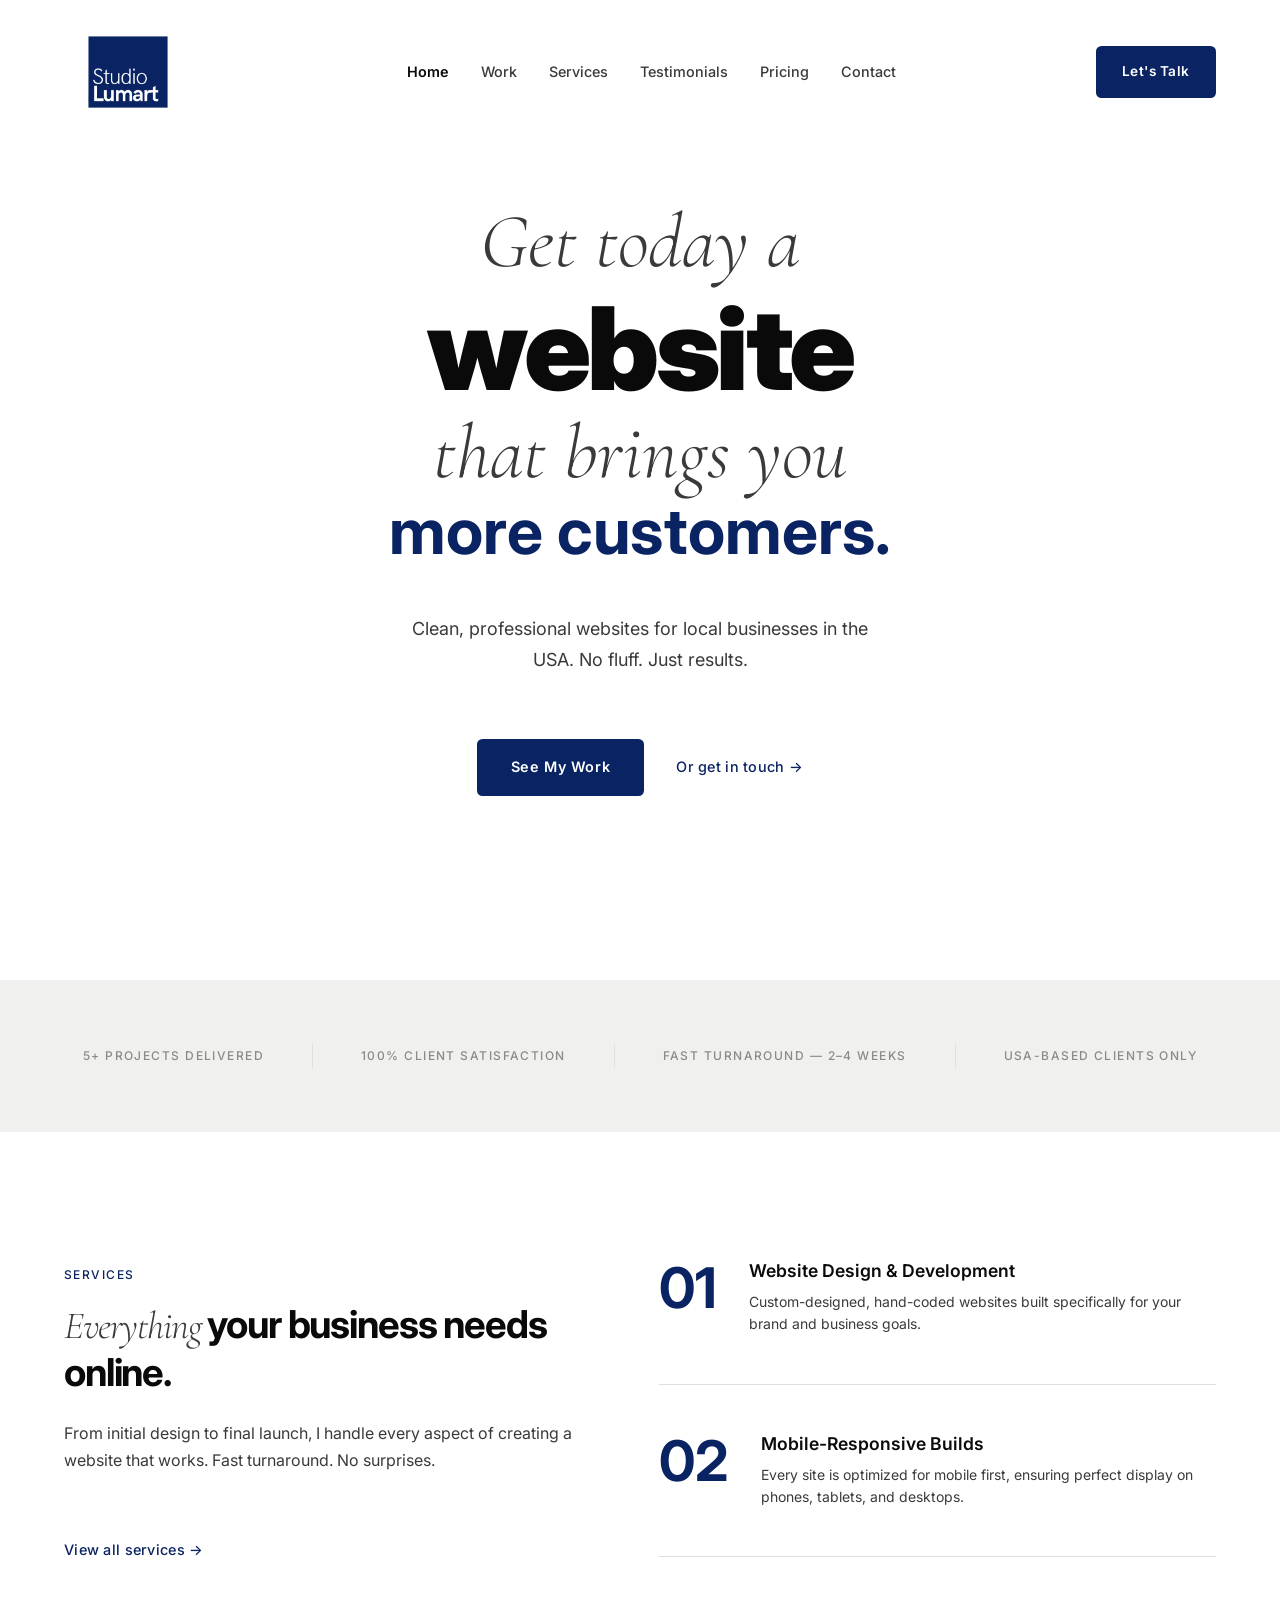
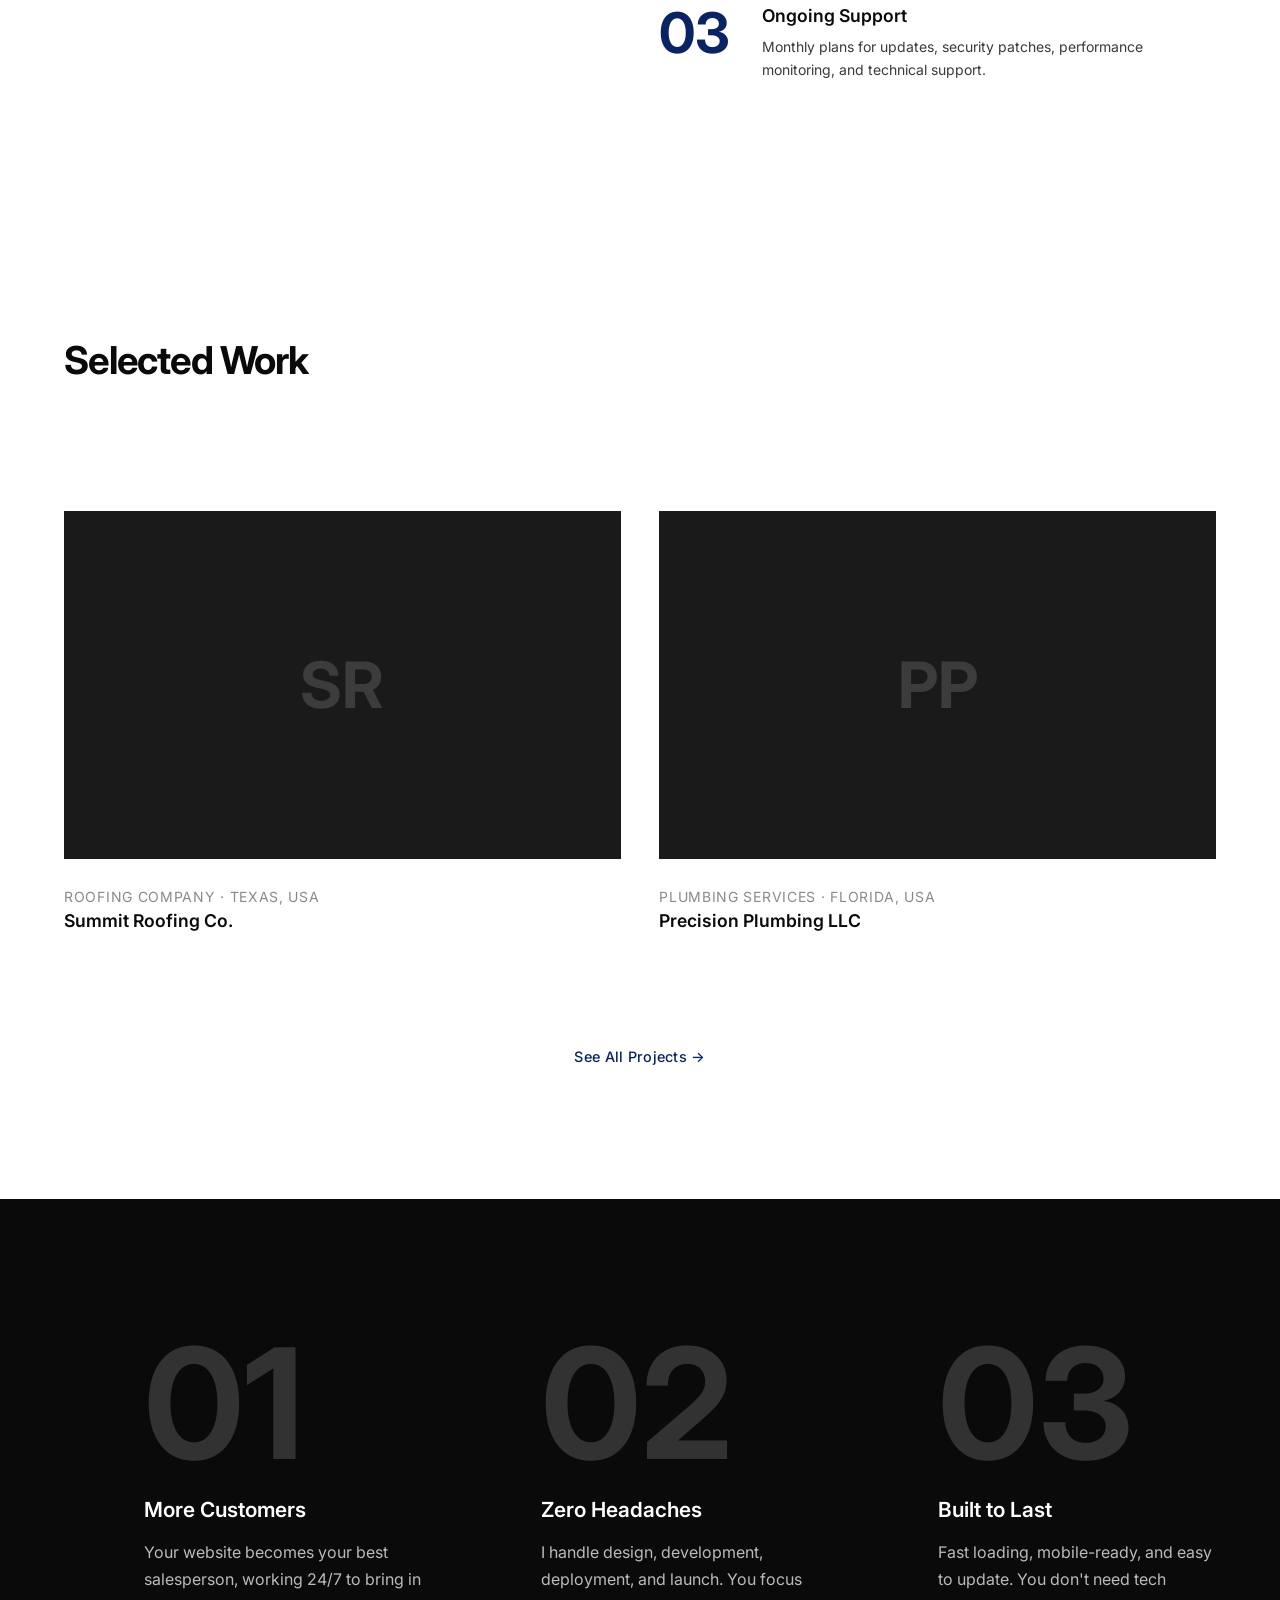
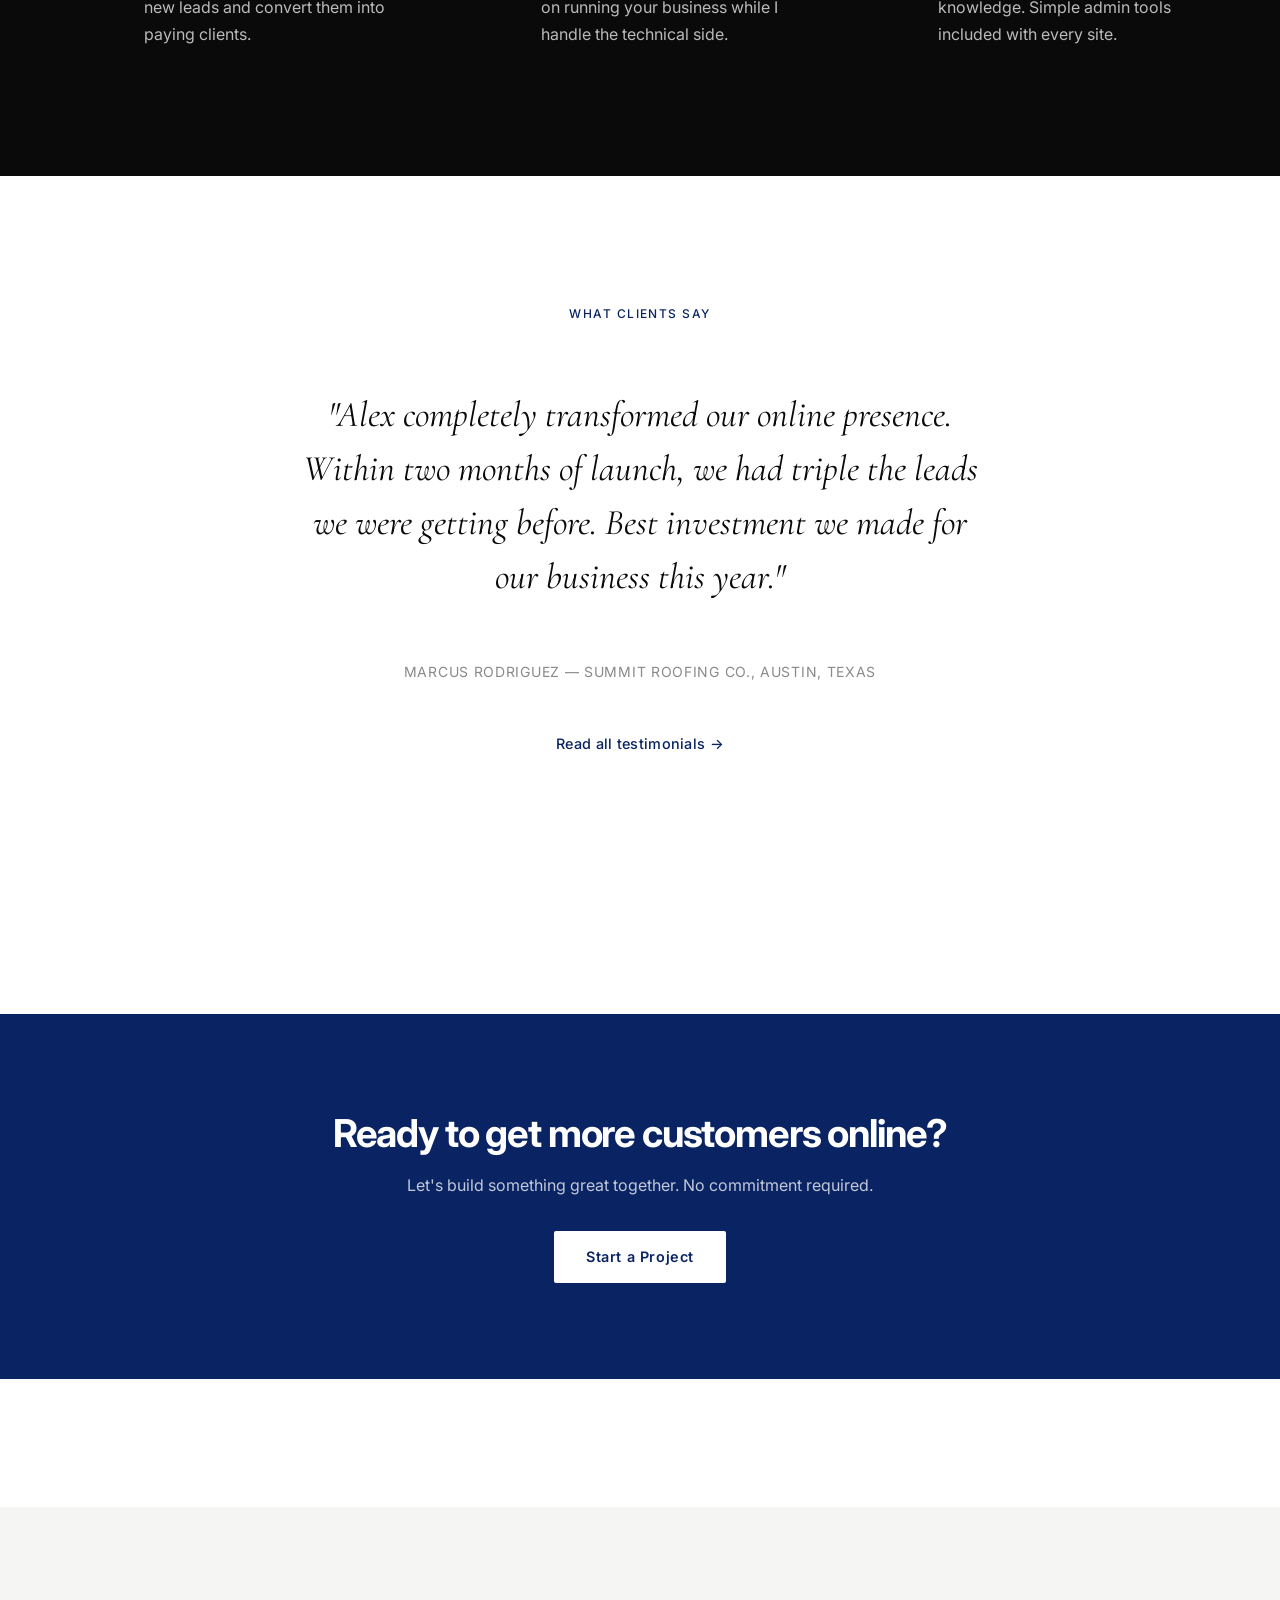
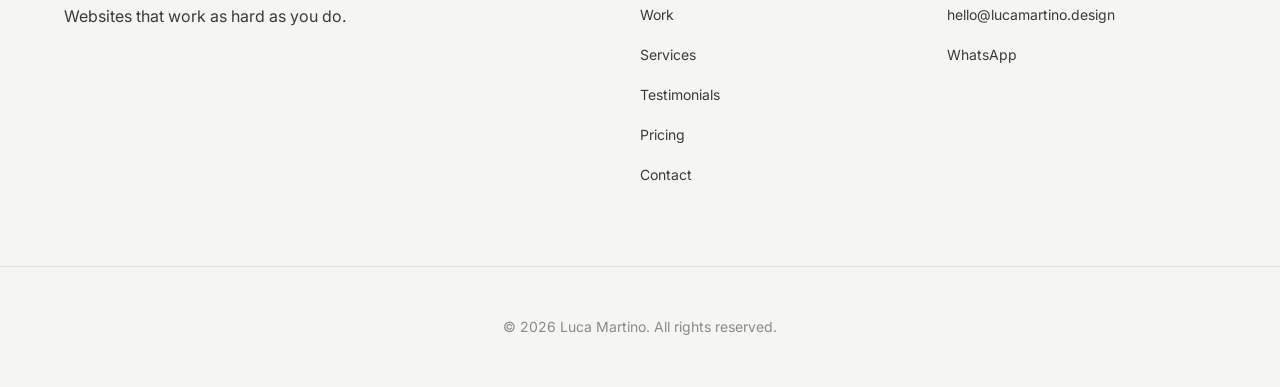
<file: index.html>
<!DOCTYPE html>
<html lang="en">
<head>
  <meta charset="UTF-8">
  <meta name="viewport" content="width=device-width, initial-scale=1.0">
  <title>Home — Luca Martino | Web Designer</title>
  <meta name="description" content="Premium web design and development for construction & home services businesses. Clean, professional websites that convert local customers.">

  <!-- Preconnect for fonts -->
  <link rel="preconnect" href="https://fonts.googleapis.com">
  <link rel="preconnect" href="https://fonts.gstatic.com" crossorigin>

  <!-- Google Fonts: Cormorant Garamond + Inter -->
  <link href="https://fonts.googleapis.com/css2?family=Cormorant+Garamond:ital,wght@0,300;0,400;0,600;1,300;1,400;1,600&family=Inter:wght@300;400;500;600;700;900&display=swap" rel="stylesheet">

  <link rel="stylesheet" href="css/styles.css">
  <link rel="icon" href="assets/images/logo.png" type="image/png+xml">
</head>
<body>

  <!-- ======== NAVBAR ======== -->
  <header class="navbar" id="navbar">
    <div class="container navbar__inner">
      <img src="assets/images/logo.png" alt="Lumart logo" class="nav-logo">

      <nav class="nav-links" aria-label="Main navigation">
        <a href="index.html" class="nav-link">Home</a>
        <a href="work.html" class="nav-link">Work</a>
        <a href="services.html" class="nav-link">Services</a>
        <a href="testimonials.html" class="nav-link">Testimonials</a>
        <a href="pricing.html" class="nav-link">Pricing</a>
        <a href="contact.html" class="nav-link">Contact</a>
      </nav>

      <a href="contact.html" class="btn-primary nav-cta">Let's Talk</a>

      <button class="hamburger" id="hamburger" aria-label="Open menu" aria-expanded="false">
        <span></span><span></span><span></span>
      </button>
    </div>
  </header>

  <!-- ======== MOBILE MENU OVERLAY ======== -->
  <div class="mobile-menu" id="mobileMenu" aria-hidden="true">
    <button class="mobile-menu__close" id="mobileClose" aria-label="Close menu">✕</button>
    <nav class="mobile-menu__nav">
      <a href="index.html">Home</a>
      <a href="work.html">Work</a>
      <a href="services.html">Services</a>
      <a href="testimonials.html">Testimonials</a>
      <a href="pricing.html">Pricing</a>
      <a href="contact.html">Contact</a>
      <a href="contact.html" class="btn-primary">Let's Talk</a>
    </nav>
  </div>

  <!-- ======== MAIN CONTENT ======== -->
  <main>

    <!-- ======== SECTION 1: HERO ======== -->
    <section class="hero" aria-label="Introduction">
      <div class="container hero__content">
        <div class="hero__headline">
          <span class="hero__line hero__line--serif">Get today a</span>
          <span class="hero__line hero__line--bold">website</span>
          <span class="hero__line hero__line--serif">that brings you</span>
          <span class="hero__line hero__line--accent">more customers.</span>
        </div>
        <p class="hero__sub">
          Clean, professional websites for local businesses in the USA. No fluff. Just results.
        </p>
        <div class="hero__cta">
          <a href="work.html" class="btn-primary">See My Work</a>
          <a href="contact.html" class="link-arrow">Or get in touch →</a>
        </div>
      </div>
    </section>

    <!-- ======== SECTION 2: TRUST BAR ======== -->
    <section class="trust-bar" aria-label="Quick facts">
      <div class="container trust-bar__inner">
        <div class="trust-bar__item">5+ Projects Delivered</div>
        <div class="trust-bar__divider" aria-hidden="true"></div>
        <div class="trust-bar__item">100% Client Satisfaction</div>
        <div class="trust-bar__divider" aria-hidden="true"></div>
        <div class="trust-bar__item">Fast Turnaround — 2–4 Weeks</div>
        <div class="trust-bar__divider" aria-hidden="true"></div>
        <div class="trust-bar__item">USA-Based Clients Only</div>
      </div>
    </section>

    <!-- ======== SECTION 3: SERVICES PREVIEW ======== -->
    <section class="services-preview reveal" aria-label="Services overview">
      <div class="container">
        <div class="services-preview__grid">
          <div class="services-preview__left">
            <span class="section-label">Services</span>
            <h2 class="services-preview__headline">
              <span class="serif">Everything</span> your business needs online.
            </h2>
            <p class="services-preview__description">
              From initial design to final launch, I handle every aspect of creating a website that works. Fast turnaround. No surprises.
            </p>
            <a href="services.html" class="link-arrow services-preview__link">View all services →</a>
          </div>
          <div class="services-preview__cards">
            <article class="service-card reveal-child">
              <span class="service-card__number">01</span>
              <div class="service-card__content">
                <h3 class="service-card__title">Website Design & Development</h3>
                <p class="service-card__description">Custom-designed, hand-coded websites built specifically for your brand and business goals.</p>
              </div>
            </article>
            <article class="service-card reveal-child">
              <span class="service-card__number">02</span>
              <div class="service-card__content">
                <h3 class="service-card__title">Mobile-Responsive Builds</h3>
                <p class="service-card__description">Every site is optimized for mobile first, ensuring perfect display on phones, tablets, and desktops.</p>
              </div>
            </article>
            <article class="service-card reveal-child">
              <span class="service-card__number">03</span>
              <div class="service-card__content">
                <h3 class="service-card__title">Ongoing Support</h3>
                <p class="service-card__description">Monthly plans for updates, security patches, performance monitoring, and technical support.</p>
              </div>
            </article>
          </div>
        </div>
      </div>
    </section>

    <!-- ======== SECTION 4: FEATURED WORK ======== -->
    <section class="featured-work section reveal">
      <div class="container">
        <h2 class="section-headline reveal">Selected Work</h2>
        <div class="project-grid reveal">
          <article class="project-card reveal-child">
            <div class="project-card__image" role="img" aria-label="Summit Roofing Co. website preview">
              <div class="project-card__image-placeholder">SR</div>
              <div class="project-card__overlay">
                <div class="project-card__overlay-content">
                  <h3 class="project-card__overlay-title">Summit Roofing Co.</h3>
                  <a href="#" class="project-card__overlay-link">View Project →</a>
                </div>
              </div>
            </div>
            <div class="project-card__meta">
              <span class="project-card__tag">Roofing Company · Texas, USA</span>
              <h3 class="project-card__title">Summit Roofing Co.</h3>
            </div>
          </article>

          <article class="project-card reveal-child">
            <div class="project-card__image" role="img" aria-label="Precision Plumbing LLC website preview">
              <div class="project-card__image-placeholder">PP</div>
              <div class="project-card__overlay">
                <div class="project-card__overlay-content">
                  <h3 class="project-card__overlay-title">Precision Plumbing LLC</h3>
                  <a href="#" class="project-card__overlay-link">View Project →</a>
                </div>
              </div>
            </div>
            <div class="project-card__meta">
              <span class="project-card__tag">Plumbing Services · Florida, USA</span>
              <h3 class="project-card__title">Precision Plumbing LLC</h3>
            </div>
          </article>
        </div>
        <div class="section-cta reveal">
          <a href="work.html" class="link-arrow">See All Projects →</a>
        </div>
      </div>
    </section>

    <!-- ======== SECTION 5: WHY ME (Dark Section) ======== -->
    <section class="why-me section-dark section reveal">
      <div class="container">
        <div class="why-me__grid">
          <div class="why-me__item reveal-child">
            <span class="why-me__number">01</span>
            <h3>More Customers</h3>
            <p>Your website becomes your best salesperson, working 24/7 to bring in new leads and convert them into paying clients.</p>
          </div>
          <div class="why-me__item reveal-child">
            <span class="why-me__number">02</span>
            <h3>Zero Headaches</h3>
            <p>I handle design, development, deployment, and launch. You focus on running your business while I handle the technical side.</p>
          </div>
          <div class="why-me__item reveal-child">
            <span class="why-me__number">03</span>
            <h3>Built to Last</h3>
            <p>Fast loading, mobile-ready, and easy to update. You don't need tech knowledge. Simple admin tools included with every site.</p>
          </div>
        </div>
      </div>
    </section>

    <!-- ======== SECTION 6: TESTIMONIALS TEASER ======== -->
    <section class="testimonials-teaser section reveal">
      <div class="container testimonials-teaser__inner">
        <span class="section-label">What Clients Say</span>
        <blockquote class="testimonials-teaser__quote">
          <p>"Alex completely transformed our online presence. Within two months of launch, we had triple the leads we were getting before. Best investment we made for our business this year."</p>
          <footer>
            <cite>Marcus Rodriguez — Summit Roofing Co., Austin, Texas</cite>
          </footer>
        </blockquote>
        <a href="testimonials.html" class="link-arrow">Read all testimonials →</a>
      </div>
    </section>

    <!-- ======== SECTION 7: CTA BANNER ======== -->
    <section class="cta-banner" aria-label="Call to action">
      <div class="container reveal">
        <h2>Ready to get more customers online?</h2>
        <p>Let's build something great together. No commitment required.</p>
        <a href="contact.html" class="btn-inverted">Start a Project</a>
      </div>
    </section>

  </main>

  <!-- ======== FOOTER ======== -->
  <footer class="footer">
    <div class="container footer__inner">
      <div class="footer__brand">
          <p class="footer__tagline">Websites that work as hard as you do.</p>
      </div>
      <div class="footer__links">
        <a href="work.html">Work</a>
        <a href="services.html">Services</a>
        <a href="testimonials.html">Testimonials</a>
        <a href="pricing.html">Pricing</a>
        <a href="contact.html">Contact</a>
      </div>
      <div class="footer__contact">
        <a href="mailto:hello@lucamartino.design">hello@lucamartino.design</a>
        <a href="https://wa.me/15550000000" target="_blank" rel="noopener">WhatsApp</a>
      </div>
    </div>
    <div class="footer__bottom">
      <p>© <span id="currentYear"></span> Luca Martino. All rights reserved.</p>
    </div>
  </footer>

  <script src="js/main.js" defer></script>
</body>
</html>
</file>
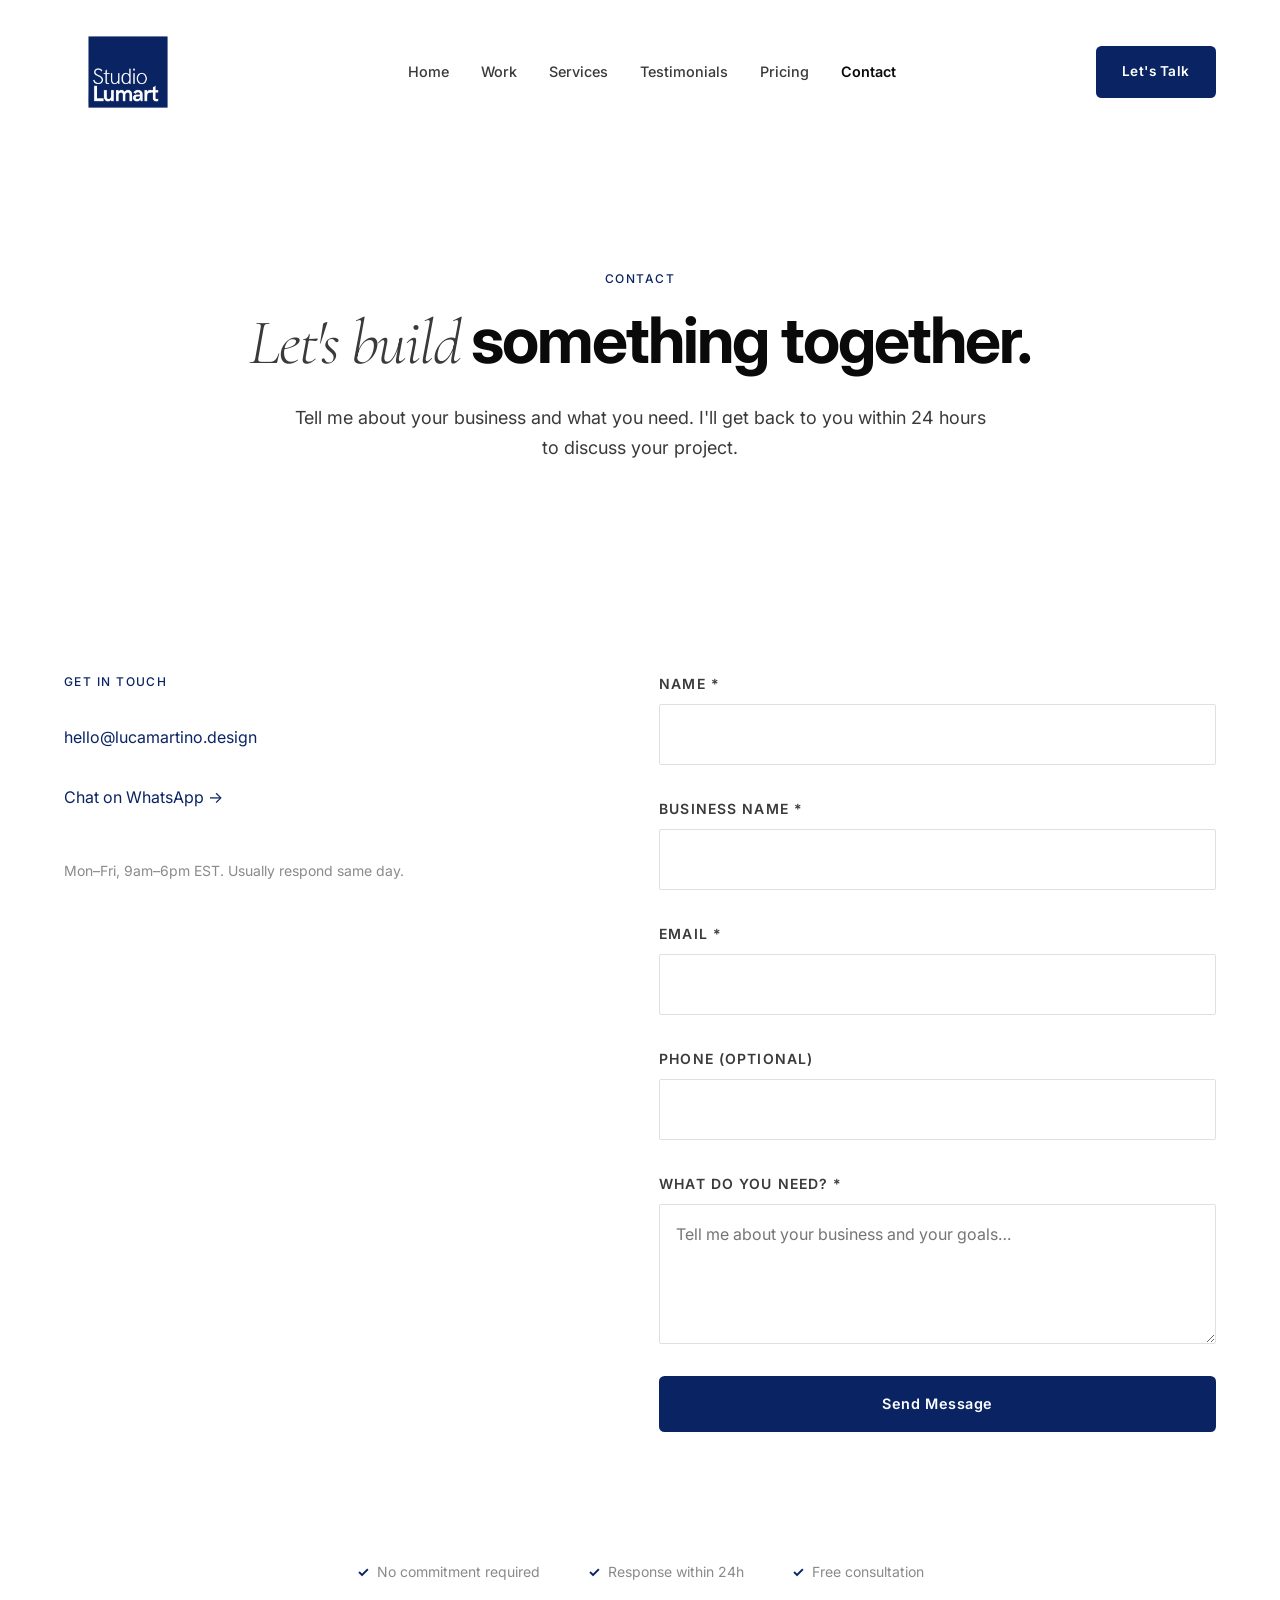
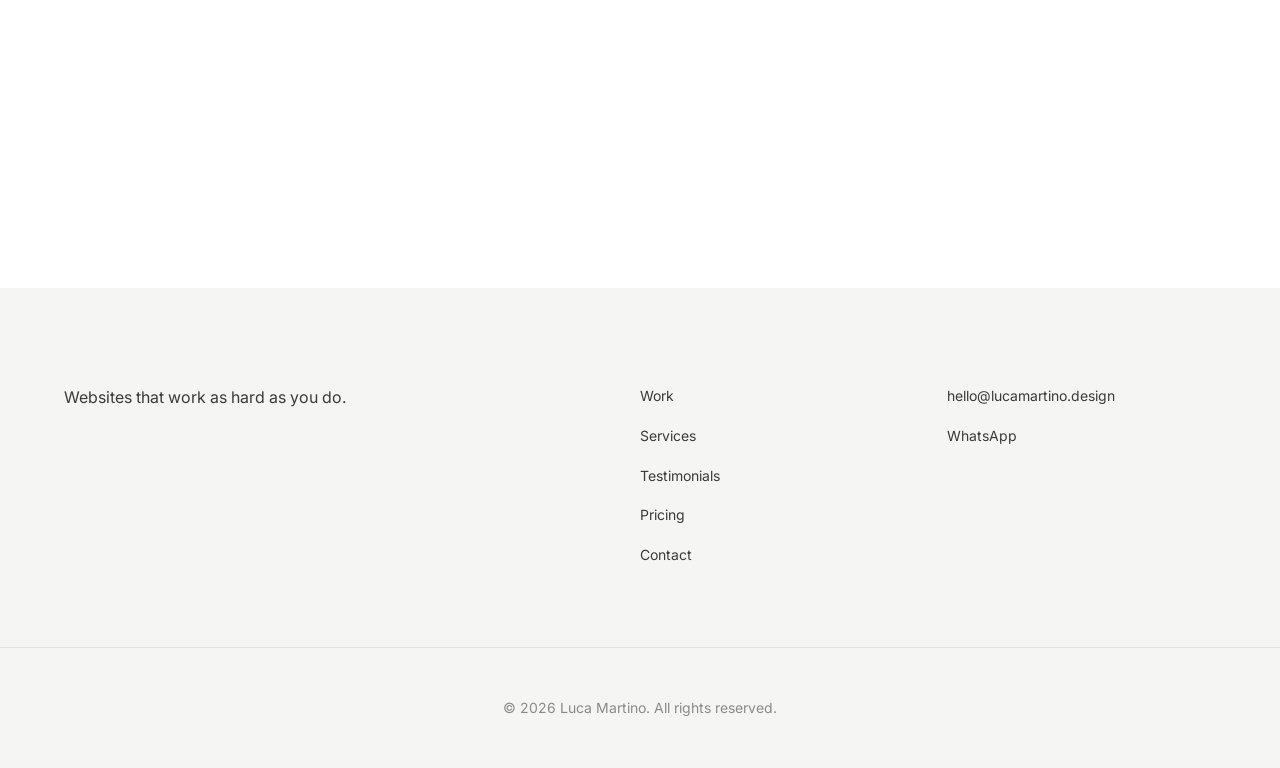
<file: contact.html>
<!DOCTYPE html>
<html lang="en">
<head>
  <meta charset="UTF-8">
  <meta name="viewport" content="width=device-width, initial-scale=1.0">
  <title>Contact — Luca Martino | Web Designer</title>
  <meta name="description" content="Get in touch to discuss your web design project. Fast response. No obligation. Let's talk about your business goals.">

  <link rel="preconnect" href="https://fonts.googleapis.com">
  <link rel="preconnect" href="https://fonts.gstatic.com" crossorigin>
  <link href="https://fonts.googleapis.com/css2?family=Cormorant+Garamond:ital,wght@0,300;0,400;0,600;1,300;1,400;1,600&family=Inter:wght@300;400;500;600;700;900&display=swap" rel="stylesheet">

  <link rel="stylesheet" href="css/styles.css">
  <link rel="icon" href="assets/images/logo.png" type="image/png+xml">
</head>
<body>

  <!-- ======== NAVBAR ======== -->
  <header class="navbar" id="navbar">
    <div class="container navbar__inner">
      <img src="assets/images/logo.png" alt="Luca Martino logo" class="nav-logo">
      <nav class="nav-links" aria-label="Main navigation">
        <a href="index.html" class="nav-link">Home</a>
        <a href="work.html" class="nav-link">Work</a>
        <a href="services.html" class="nav-link">Services</a>
        <a href="testimonials.html" class="nav-link">Testimonials</a>
        <a href="pricing.html" class="nav-link">Pricing</a>
        <a href="contact.html" class="nav-link">Contact</a>
      </nav>

      <a href="contact.html" class="btn-primary nav-cta">Let's Talk</a>
      <button class="hamburger" id="hamburger" aria-label="Open menu" aria-expanded="false">
        <span></span><span></span><span></span>
      </button>
    </div>
  </header>

  <div class="mobile-menu" id="mobileMenu" aria-hidden="true">
    <button class="mobile-menu__close" id="mobileClose" aria-label="Close menu">✕</button>
    <nav class="mobile-menu__nav">
      <a href="index.html">Home</a>
      <a href="work.html">Work</a>
      <a href="services.html">Services</a>
      <a href="testimonials.html">Testimonials</a>
      <a href="pricing.html">Pricing</a>
      <a href="contact.html" aria-current="page">Contact</a>
      <a href="contact.html" class="btn-inverted">Let's Talk</a>
    </nav>
  </div>

  <main>

    <!-- ======== PAGE HERO ======== -->
    <section class="page-hero reveal">
      <div class="container">
        <span class="section-label">Contact</span>
        <h1 class="page-hero__headline">
          <span class="serif">Let's build</span> something together.
        </h1>
        <p class="page-hero__sub">
          Tell me about your business and what you need. I'll get back to you within 24 hours to discuss your project.
        </p>
      </div>
    </section>

    <!-- ======== CONTACT SECTION ======== -->
    <section class="contact-section reveal">
      <div class="container contact-layout">
        <!-- Left Column: Contact Info -->
        <div class="contact-info">
          <span class="contact-info__label">Get In Touch</span>
          <div class="contact-info__item">
            <a href="mailto:hello@lucamartino.design">hello@lucamartino.design</a>
          </div>
          <div class="contact-info__item">
            <a href="https://wa.me/15550000000" target="_blank" rel="noopener">Chat on WhatsApp →</a>
          </div>
          <p class="contact-info__availability">
            Mon–Fri, 9am–6pm EST. Usually respond same day.
          </p>
        </div>

        <!-- Right Column: Contact Form -->
        <div>
          <!-- Form (shown by default) -->
          <form class="contact-form" id="contactForm" novalidate>
            <!-- Honeypot anti-spam field — hidden from users -->
            <div style="display: none;" aria-hidden="true">
              <input type="text" name="_honey" tabindex="-1" autocomplete="off">
            </div>

            <div class="form-field">
              <label class="form-label" for="name">Name *</label>
              <input class="form-input" type="text" id="name" name="name" required autocomplete="name">
            </div>

            <div class="form-field">
              <label class="form-label" for="business">Business Name *</label>
              <input class="form-input" type="text" id="business" name="business" required>
            </div>

            <div class="form-field">
              <label class="form-label" for="email">Email *</label>
              <input class="form-input" type="email" id="email" name="email" required autocomplete="email">
            </div>

            <div class="form-field">
              <label class="form-label" for="phone">Phone (optional)</label>
              <input class="form-input" type="tel" id="phone" name="phone" autocomplete="tel">
            </div>

            <div class="form-field">
              <label class="form-label" for="message">What do you need? *</label>
              <textarea class="form-textarea" id="message" name="message" required placeholder="Tell me about your business and your goals…"></textarea>
            </div>

            <button type="submit" class="btn-primary form-submit" style="width: 100%;">Send Message</button>
          </form>

          <!-- Success state (hidden by default) -->
          <div class="form-success" id="formSuccess" hidden>
            <h3>Thanks! I'll be in touch within 24 hours.</h3>
            <p>In the meantime, feel free to reach out directly at hello@lucamartino.design or via WhatsApp.</p>
          </div>
        </div>
      </div>

      <!-- Reassurance Strip -->
      <div class="reassurance-strip">
        <div class="reassurance-item">No commitment required</div>
        <div class="reassurance-item">Response within 24h</div>
        <div class="reassurance-item">Free consultation</div>
      </div>
    </section>

  </main>

  <!-- ======== FOOTER ======== -->
  <footer class="footer">
    <div class="container footer__inner">
      <div class="footer__brand">
          <p class="footer__tagline">Websites that work as hard as you do.</p>
      </div>
      <div class="footer__links">
        <a href="work.html">Work</a>
        <a href="services.html">Services</a>
        <a href="testimonials.html">Testimonials</a>
        <a href="pricing.html">Pricing</a>
        <a href="contact.html">Contact</a>
      </div>
      <div class="footer__contact">
        <a href="mailto:hello@lucamartino.design">hello@lucamartino.design</a>
        <a href="https://wa.me/15550000000" target="_blank" rel="noopener">WhatsApp</a>
      </div>
    </div>
    <div class="footer__bottom">
      <p>© <span id="currentYear"></span> Luca Martino. All rights reserved.</p>
    </div>
  </footer>

  <script src="js/main.js" defer></script>
</body>
</html>
</file>
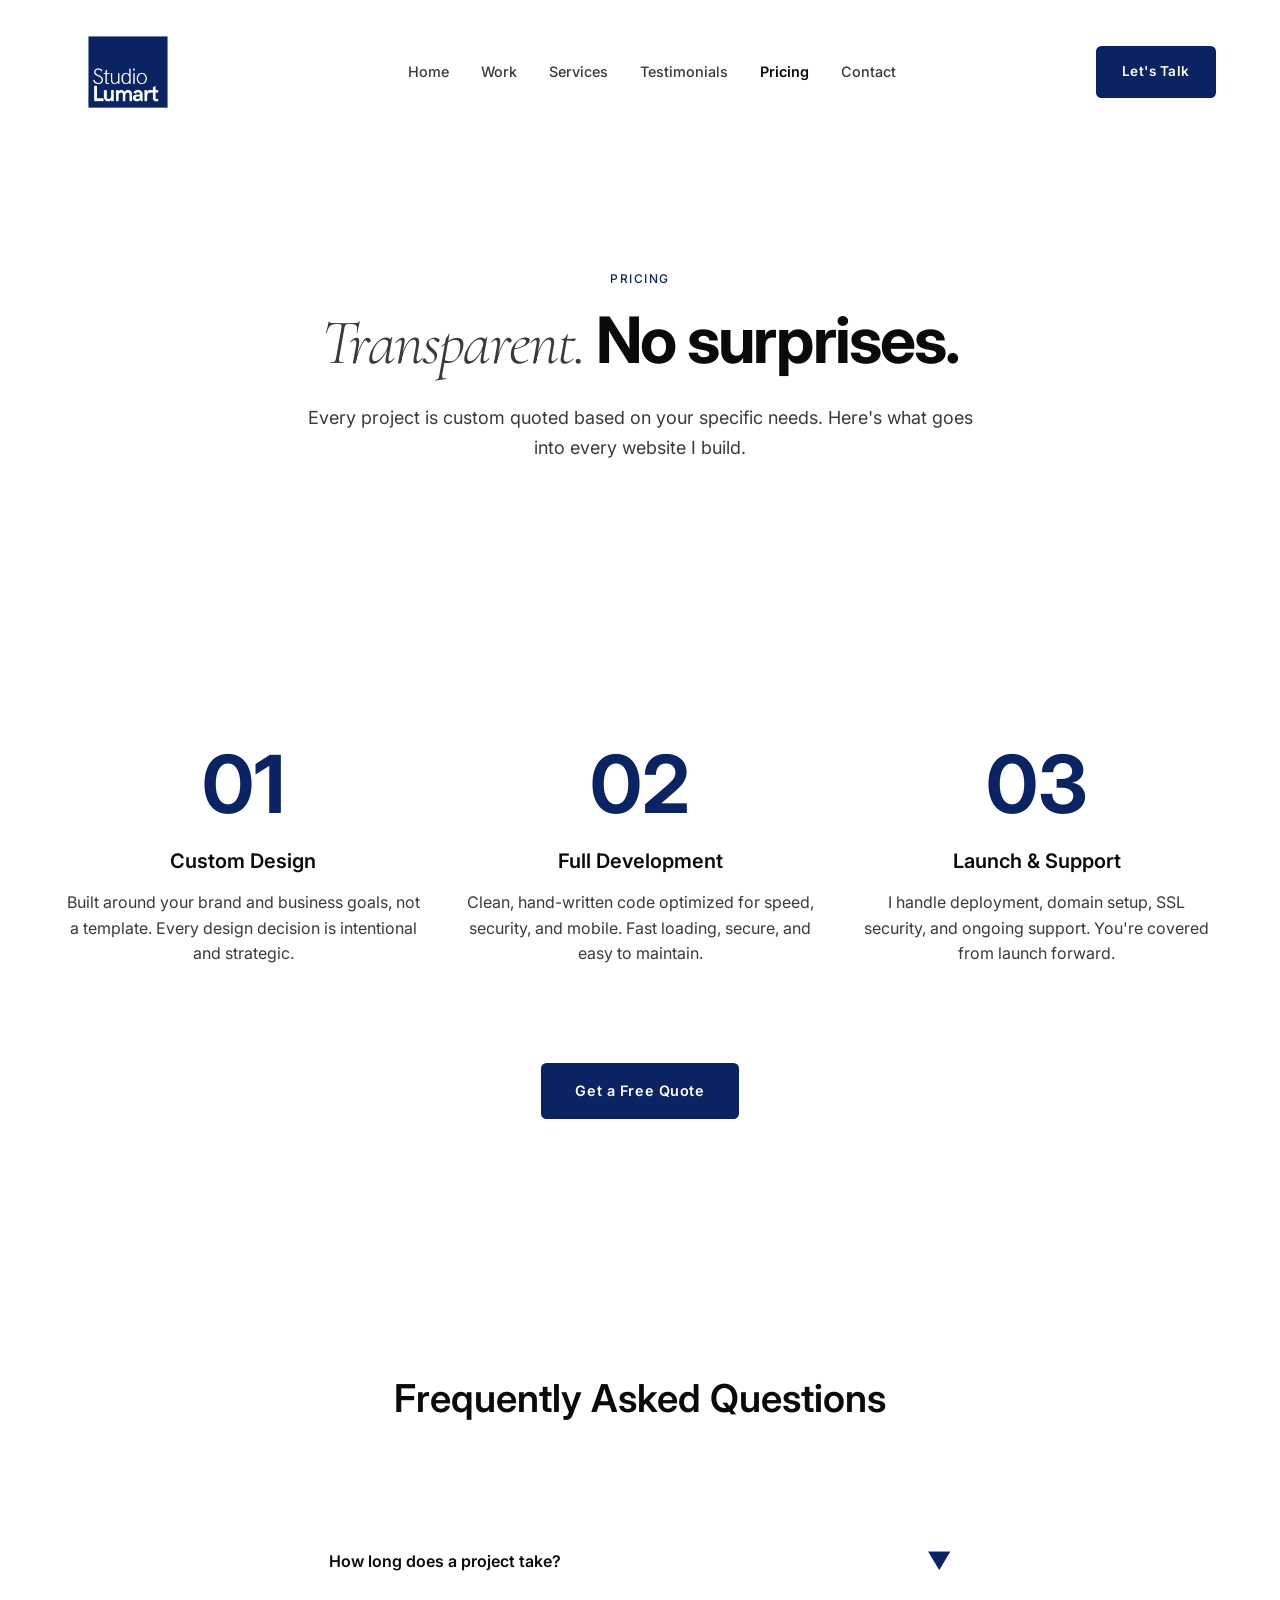
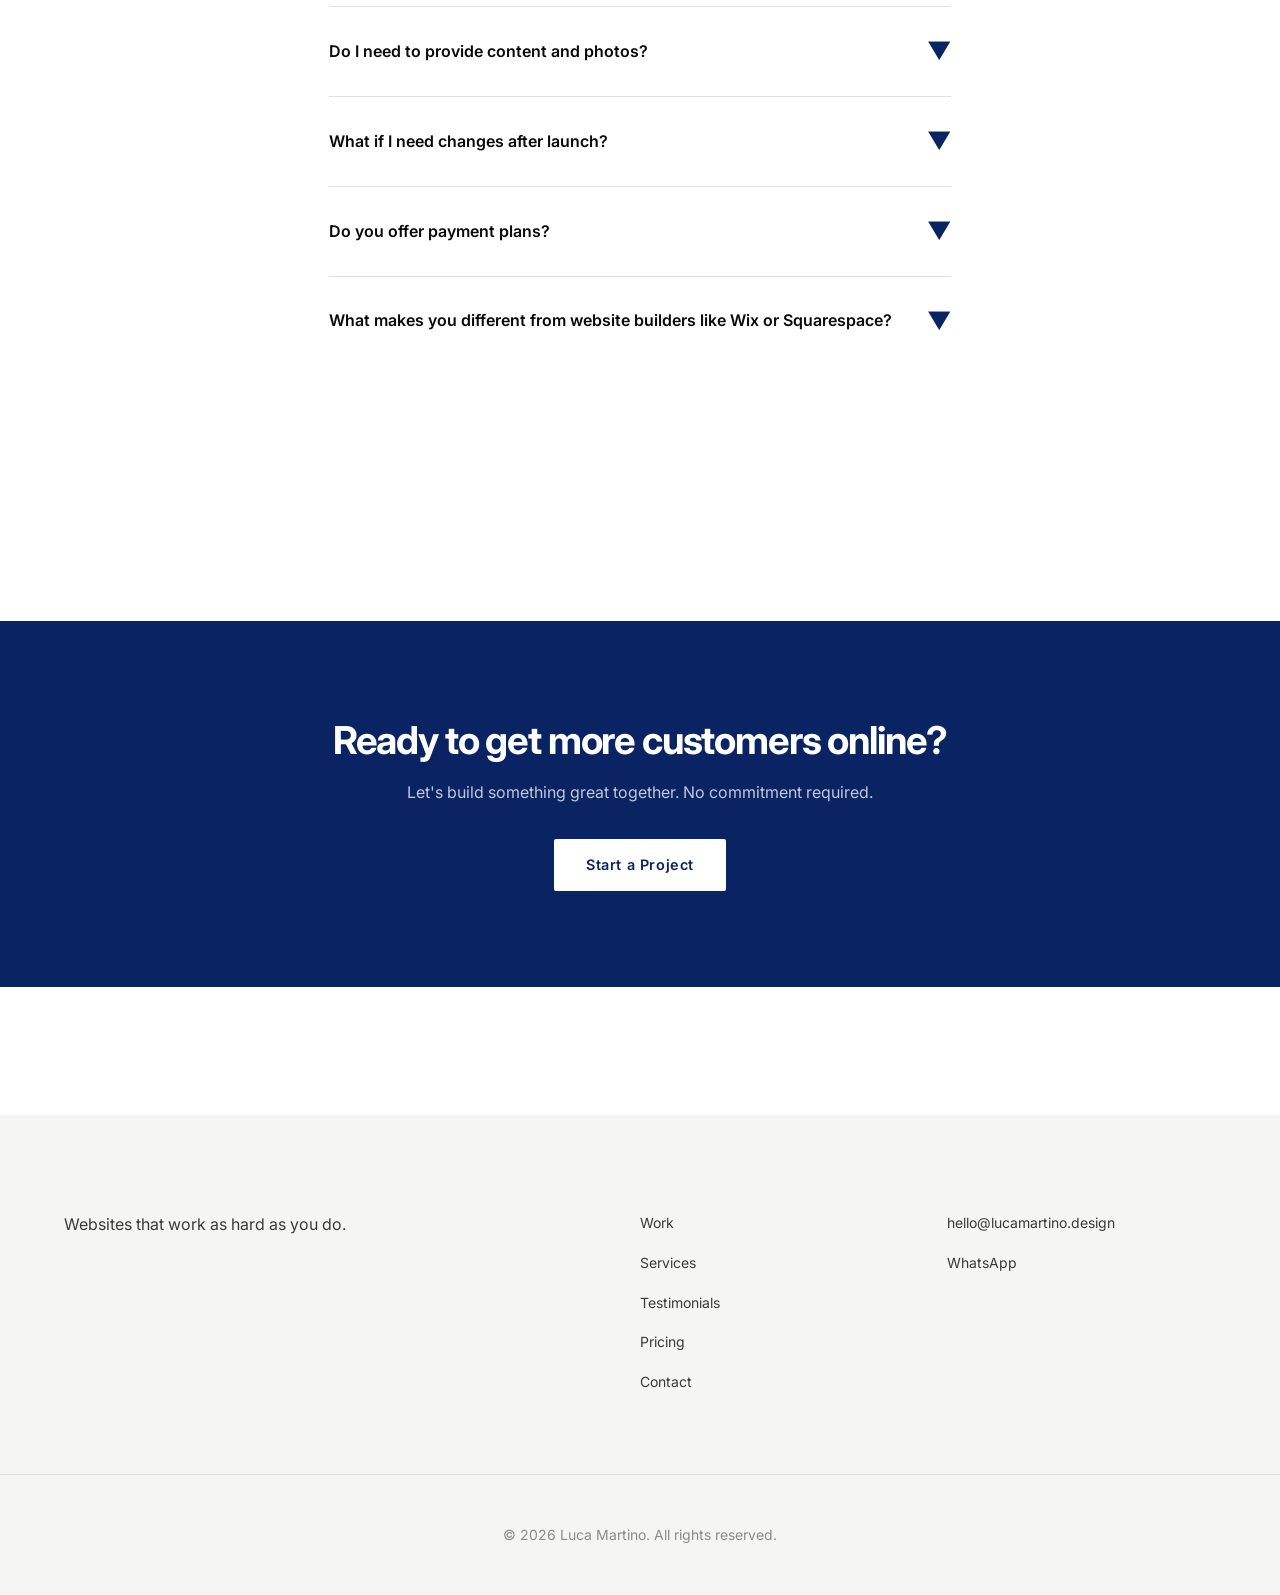
<file: pricing.html>
<!DOCTYPE html>
<html lang="en">
<head>
  <meta charset="UTF-8">
  <meta name="viewport" content="width=device-width, initial-scale=1.0">
  <title>Pricing — Luca Martino | Web Designer</title>
  <meta name="description" content="Custom web design pricing based on your project needs. No hidden fees. Transparent quotes for websites that work.">

  <link rel="preconnect" href="https://fonts.googleapis.com">
  <link rel="preconnect" href="https://fonts.gstatic.com" crossorigin>
  <link href="https://fonts.googleapis.com/css2?family=Cormorant+Garamond:ital,wght@0,300;0,400;0,600;1,300;1,400;1,600&family=Inter:wght@300;400;500;600;700;900&display=swap" rel="stylesheet">

  <link rel="stylesheet" href="css/styles.css">
  <link rel="icon" href="assets/images/logo.png" type="image/png+xml">
</head>
<body>

  <!-- ======== NAVBAR ======== -->
  <header class="navbar" id="navbar">
    <div class="container navbar__inner">
      <img src="assets/images/logo.png" alt="Luca Martino logo" class="nav-logo">
      <nav class="nav-links" aria-label="Main navigation">
        <a href="index.html" class="nav-link">Home</a>
        <a href="work.html" class="nav-link">Work</a>
        <a href="services.html" class="nav-link">Services</a>
        <a href="testimonials.html" class="nav-link">Testimonials</a>
        <a href="pricing.html" class="nav-link">Pricing</a>
        <a href="contact.html" class="nav-link">Contact</a>
      </nav>

      <a href="contact.html" class="btn-primary nav-cta">Let's Talk</a>
      <button class="hamburger" id="hamburger" aria-label="Open menu" aria-expanded="false">
        <span></span><span></span><span></span>
      </button>
    </div>
  </header>

  <div class="mobile-menu" id="mobileMenu" aria-hidden="true">
    <button class="mobile-menu__close" id="mobileClose" aria-label="Close menu">✕</button>
    <nav class="mobile-menu__nav">
      <a href="index.html">Home</a>
      <a href="work.html">Work</a>
      <a href="services.html">Services</a>
      <a href="testimonials.html">Testimonials</a>
      <a href="pricing.html" aria-current="page">Pricing</a>
      <a href="contact.html">Contact</a>
      <a href="contact.html" class="btn-inverted">Let's Talk</a>
    </nav>
  </div>

  <main>

    <!-- ======== PAGE HERO ======== -->
    <section class="page-hero reveal">
      <div class="container">
        <span class="section-label">Pricing</span>
        <h1 class="page-hero__headline">
          <span class="serif">Transparent.</span> No surprises.
        </h1>
        <p class="page-hero__sub">
          Every project is custom quoted based on your specific needs. Here's what goes into every website I build.
        </p>
      </div>
    </section>

    <!-- ======== WHAT'S INCLUDED (Value-Based Features) ======== -->
    <section class="pricing-features section reveal">
      <div class="container">
        <div class="pricing-features__grid">
          <div class="pricing-feature reveal-child">
            <div class="pricing-feature__number">01</div>
            <h3 class="pricing-feature__title">Custom Design</h3>
            <p class="pricing-feature__description">Built around your brand and business goals, not a template. Every design decision is intentional and strategic.</p>
          </div>
          <div class="pricing-feature reveal-child">
            <div class="pricing-feature__number">02</div>
            <h3 class="pricing-feature__title">Full Development</h3>
            <p class="pricing-feature__description">Clean, hand-written code optimized for speed, security, and mobile. Fast loading, secure, and easy to maintain.</p>
          </div>
          <div class="pricing-feature reveal-child">
            <div class="pricing-feature__number">03</div>
            <h3 class="pricing-feature__title">Launch & Support</h3>
            <p class="pricing-feature__description">I handle deployment, domain setup, SSL security, and ongoing support. You're covered from launch forward.</p>
          </div>
        </div>
        <div style="text-align: center; margin-top: var(--space-24);">
          <a href="contact.html" class="btn-primary">Get a Free Quote</a>
        </div>
      </div>
    </section>

    <!-- ======== FAQ SECTION ======== -->
    <section class="faq-section reveal">
      <div class="container">
        <h2 style="text-align: center; margin-bottom: var(--space-24);">Frequently Asked Questions</h2>

        <div class="faq-item">
          <button class="faq-question">
            <span>How long does a project take?</span>
            <span class="faq-toggle">▼</span>
          </button>
          <div class="faq-answer">
            <p>Most projects take 1-2 weeks from start to finish, depending on complexity and scope. This includes the discovery phase, design mockups, development, testing, and launch. Rush projects are available with a premium fee. We'll agree on a timeline upfront so there are no surprises.</p>
          </div>
        </div>

        <div class="faq-item">
          <button class="faq-question">
            <span>Do I need to provide content and photos?</span>
            <span class="faq-toggle">▼</span>
          </button>
          <div class="faq-answer">
            <p>Yes, you'll need to provide your business information and photos. The better the content you provide, the better the final website will be.</p>
          </div>
        </div>

        <div class="faq-item">
          <button class="faq-question">
            <span>What if I need changes after launch?</span>
            <span class="faq-toggle">▼</span>
          </button>
          <div class="faq-answer">
            <p>That's what the ongoing support plans are for. You get a certain number of update hours each month to make changes, add content, or adjust anything. You can also hire me hourly for additional work beyond your plan. Everything is documented upfront so you know what to expect.</p>
          </div>
        </div>

        <div class="faq-item">
          <button class="faq-question">
            <span>Do you offer payment plans?</span>
            <span class="faq-toggle">▼</span>
          </button>
          <div class="faq-answer">
            <p>Yes. For projects over a certain cost, I offer a split payment schedule: 50% upfront to start work, 50% upon launch. For ongoing support plans, you pay monthly. We can discuss custom arrangements based on your needs—I want to work with you.</p>
          </div>
        </div>

        <div class="faq-item">
          <button class="faq-question">
            <span>What makes you different from website builders like Wix or Squarespace?</span>
            <span class="faq-toggle">▼</span>
          </button>
          <div class="faq-answer">
            <p>Website builders are DIY tools, they're affordable but limited. Your site looks like everyone else's templates. Custom web design means your site is unique, optimized specifically for your business, and designed to convert. You also get a professional who handles the technical side, ongoing support, and expertise. It's the difference between a generic template and a professional asset for your business.</p>
          </div>
        </div>
      </div>
    </section>

    <!-- ======== CTA BANNER ======== -->
    <section class="cta-banner" aria-label="Call to action">
      <div class="container reveal">
        <h2>Ready to get more customers online?</h2>
        <p>Let's build something great together. No commitment required.</p>
        <a href="contact.html" class="btn-inverted">Start a Project</a>
      </div>
    </section>

  </main>

  <!-- ======== FOOTER ======== -->
  <footer class="footer">
    <div class="container footer__inner">
      <div class="footer__brand">
          <p class="footer__tagline">Websites that work as hard as you do.</p>
      </div>
      <div class="footer__links">
        <a href="work.html">Work</a>
        <a href="services.html">Services</a>
        <a href="testimonials.html">Testimonials</a>
        <a href="pricing.html">Pricing</a>
        <a href="contact.html">Contact</a>
      </div>
      <div class="footer__contact">
        <a href="mailto:hello@lucamartino.design">hello@lucamartino.design</a>
        <a href="https://wa.me/15550000000" target="_blank" rel="noopener">WhatsApp</a>
      </div>
    </div>
    <div class="footer__bottom">
      <p>© <span id="currentYear"></span> Luca Martino. All rights reserved.</p>
    </div>
  </footer>

  <script src="js/main.js" defer></script>
</body>
</html>
</file>
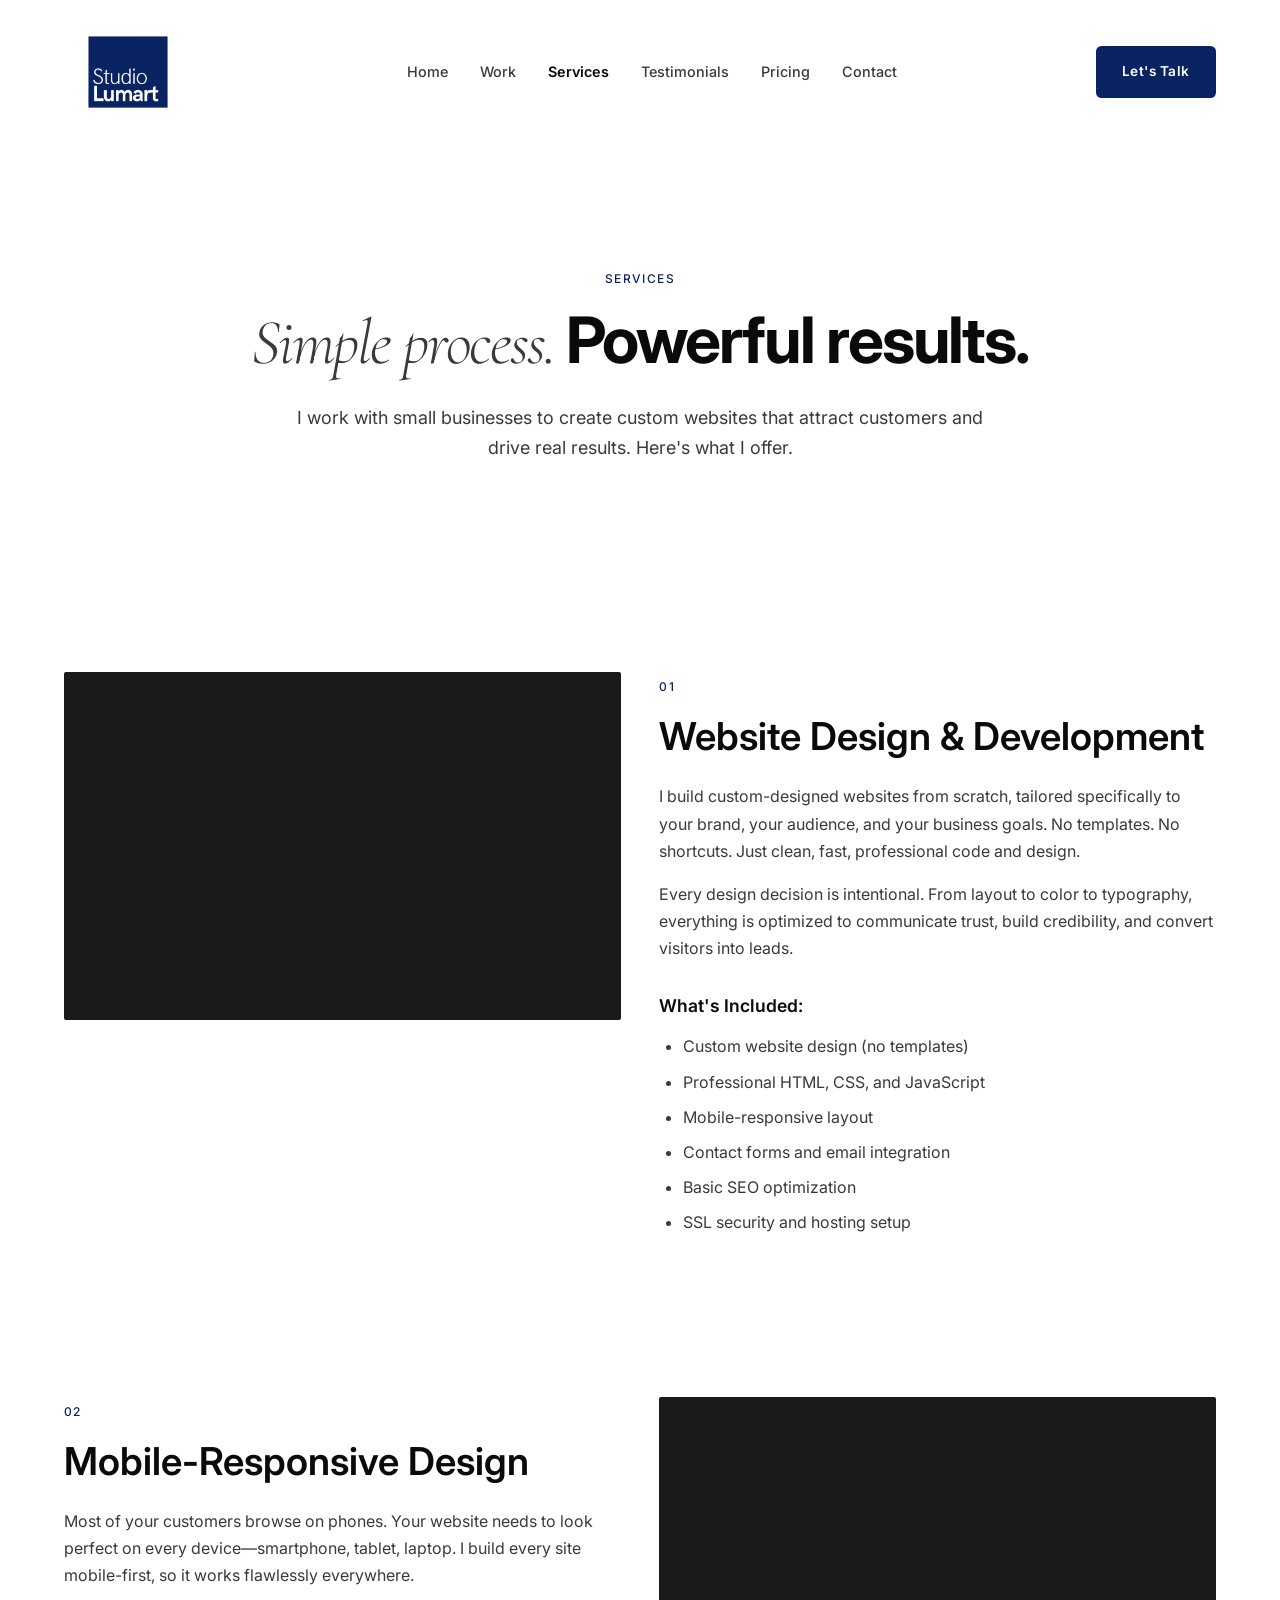
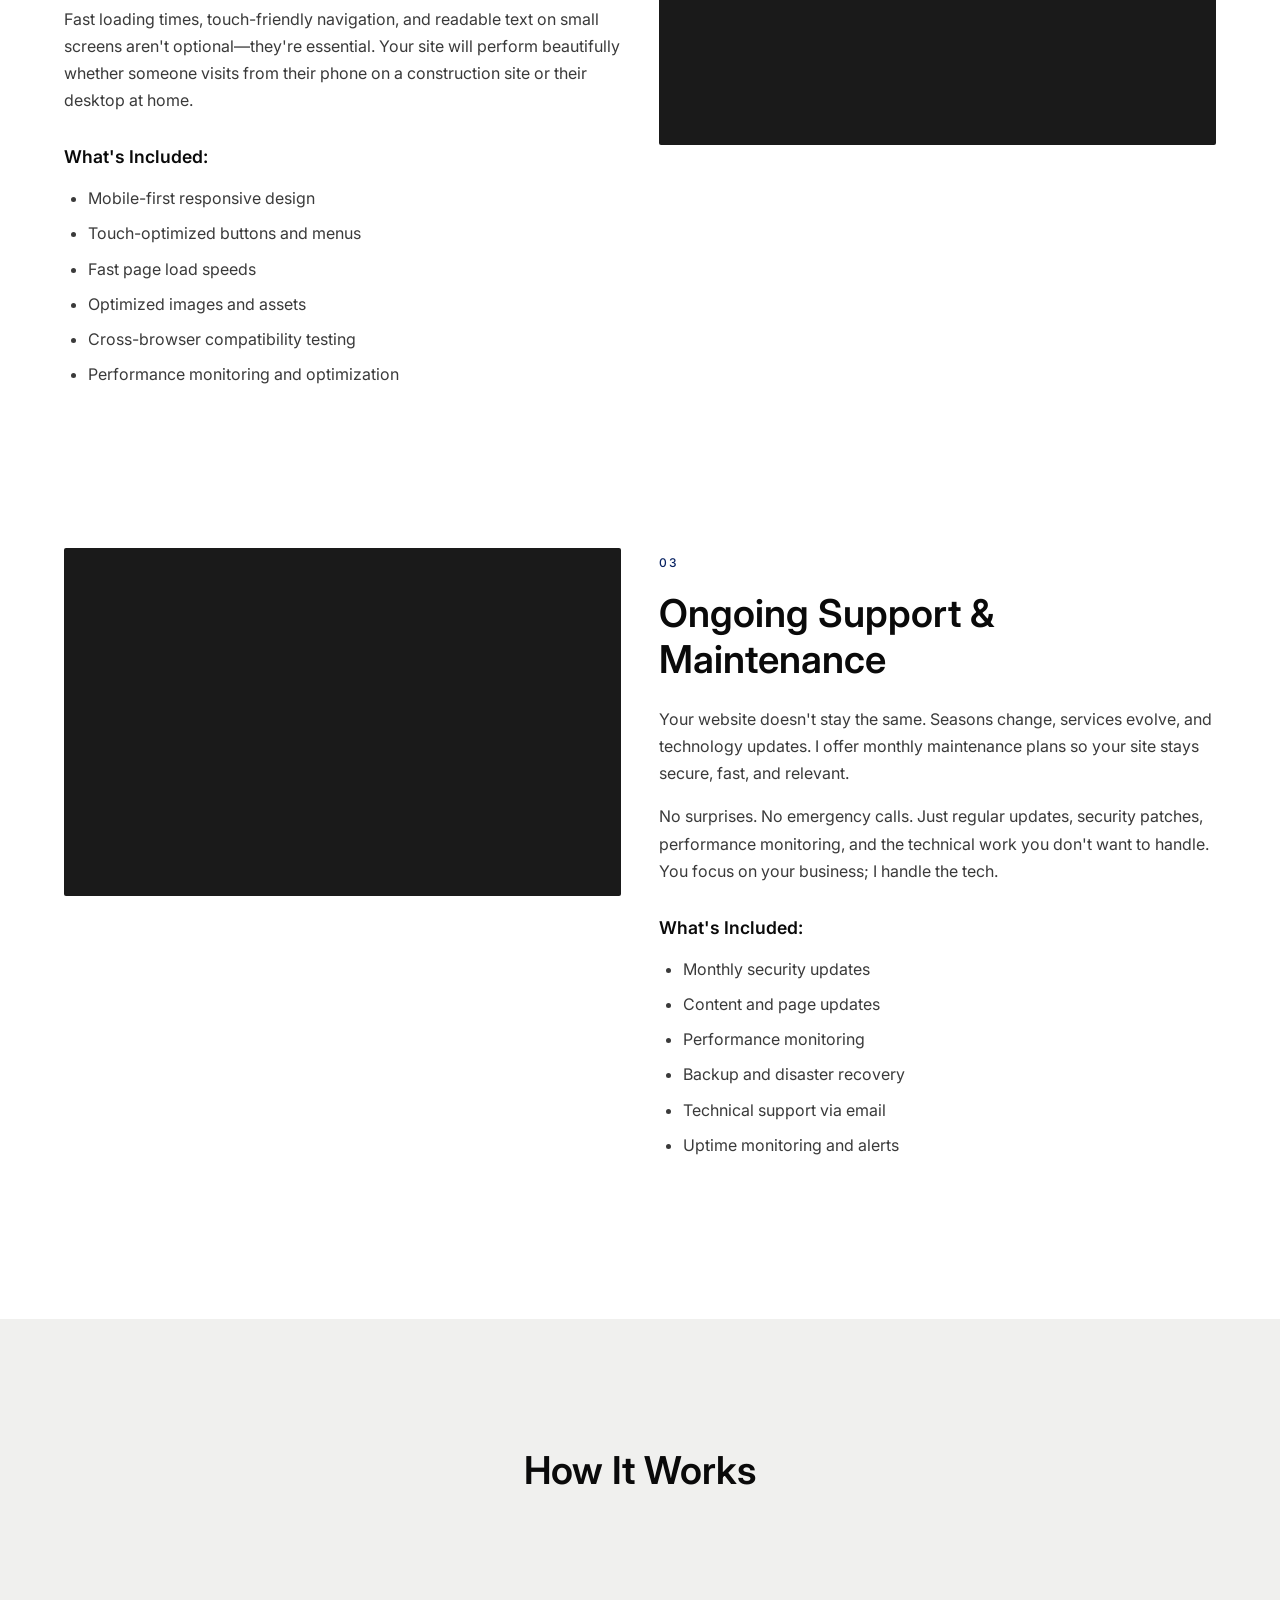
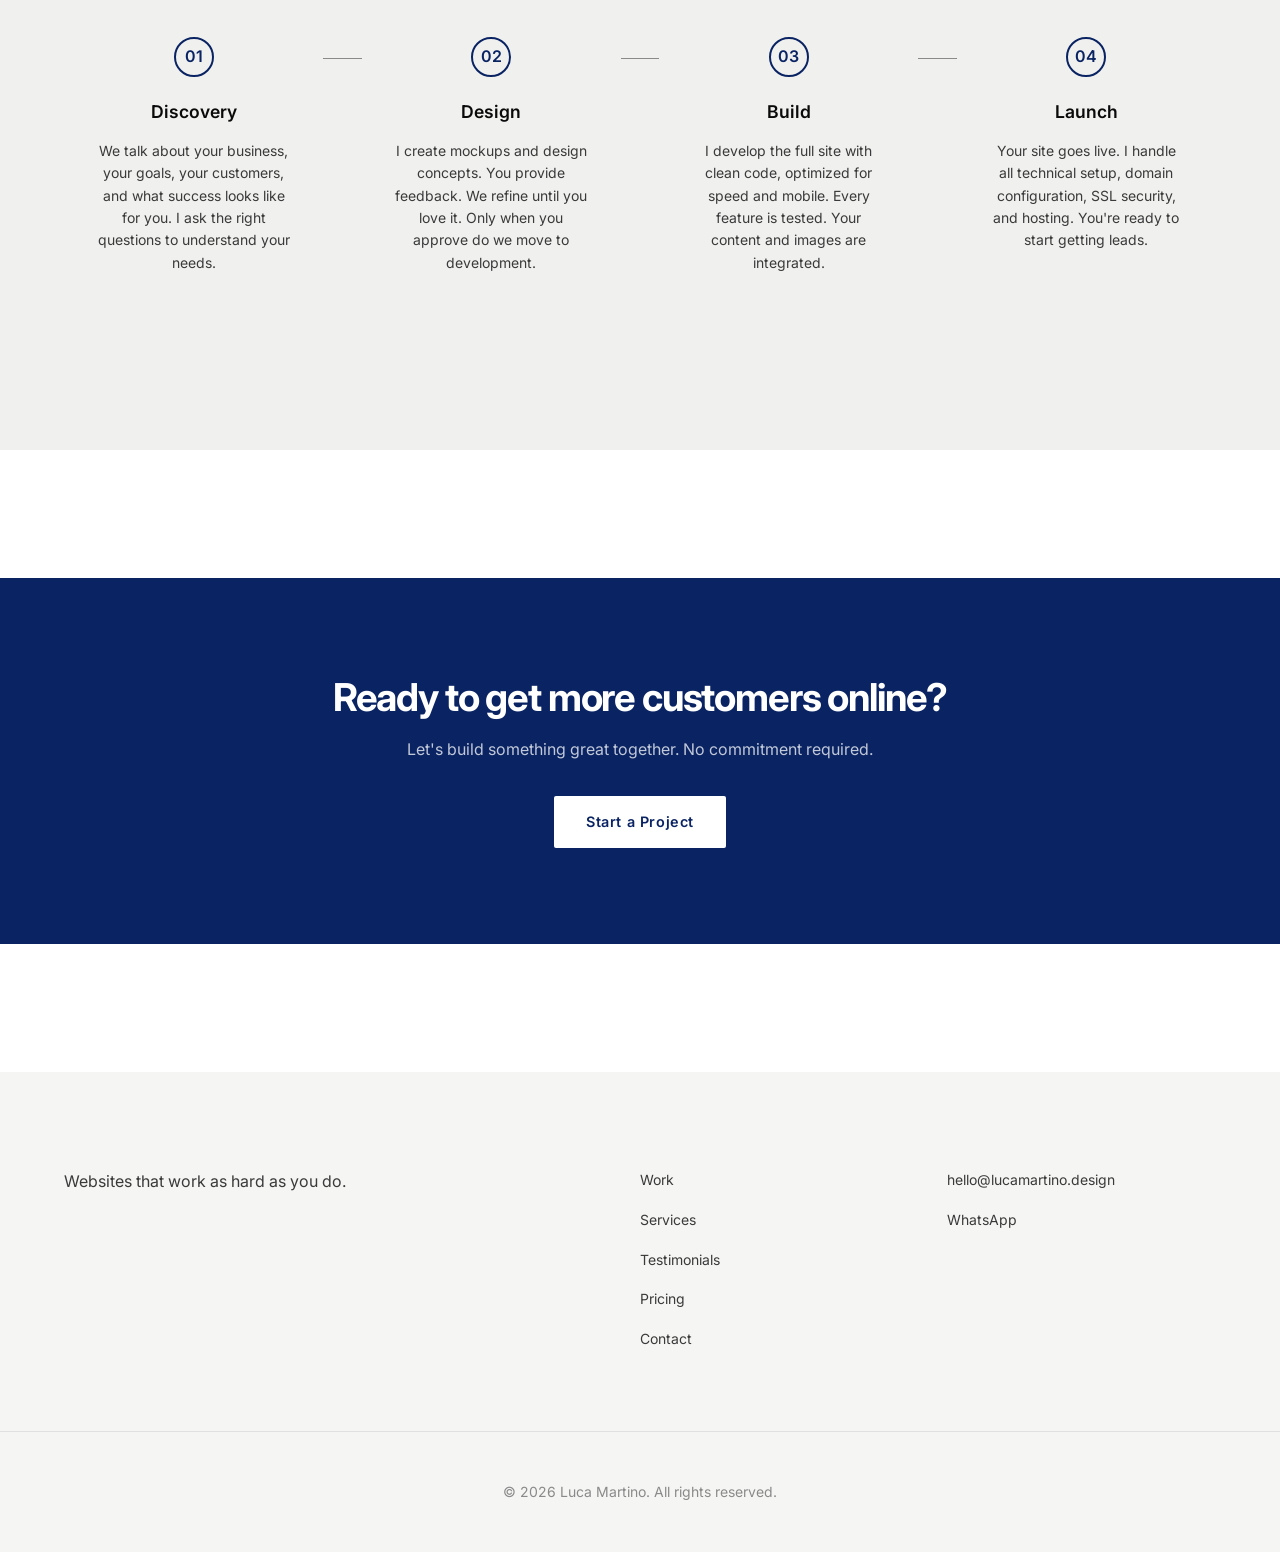
<file: services.html>
<!DOCTYPE html>
<html lang="en">
<head>
  <meta charset="UTF-8">
  <meta name="viewport" content="width=device-width, initial-scale=1.0">
  <title>Services — Luca Martino | Web Designer</title>
  <meta name="description" content="Website design, development, mobile optimization, and ongoing support for construction and home services businesses.">

  <link rel="preconnect" href="https://fonts.googleapis.com">
  <link rel="preconnect" href="https://fonts.gstatic.com" crossorigin>
  <link href="https://fonts.googleapis.com/css2?family=Cormorant+Garamond:ital,wght@0,300;0,400;0,600;1,300;1,400;1,600&family=Inter:wght@300;400;500;600;700;900&display=swap" rel="stylesheet">

  <link rel="stylesheet" href="css/styles.css">
  <link rel="icon" href="assets/images/logo.png" type="image/png+xml">
</head>
<body>

  <!-- ======== NAVBAR ======== -->
  <header class="navbar" id="navbar">
    <div class="container navbar__inner">
      <img src="assets/images/logo.png" alt="Luca Martino logo" class="nav-logo">
      <nav class="nav-links" aria-label="Main navigation">
        <a href="index.html" class="nav-link">Home</a>
        <a href="work.html" class="nav-link">Work</a>
        <a href="services.html" class="nav-link">Services</a>
        <a href="testimonials.html" class="nav-link">Testimonials</a>
        <a href="pricing.html" class="nav-link">Pricing</a>
        <a href="contact.html" class="nav-link">Contact</a>
      </nav>

      <a href="contact.html" class="btn-primary nav-cta">Let's Talk</a>
      <button class="hamburger" id="hamburger" aria-label="Open menu" aria-expanded="false">
        <span></span><span></span><span></span>
      </button>
    </div>
  </header>

  <div class="mobile-menu" id="mobileMenu" aria-hidden="true">
    <button class="mobile-menu__close" id="mobileClose" aria-label="Close menu">✕</button>
    <nav class="mobile-menu__nav">
      <a href="index.html">Home</a>
      <a href="work.html">Work</a>
      <a href="services.html" aria-current="page">Services</a>
      <a href="testimonials.html">Testimonials</a>
      <a href="pricing.html">Pricing</a>
      <a href="contact.html">Contact</a>
      <a href="contact.html" class="btn-inverted">Let's Talk</a>
    </nav>
  </div>

  <main>

    <!-- ======== PAGE HERO ======== -->
    <section class="page-hero reveal">
      <div class="container">
        <span class="section-label">Services</span>
        <h1 class="page-hero__headline">
          <span class="serif">Simple process.</span> Powerful results.
        </h1>
        <p class="page-hero__sub">
          I work with small businesses to create custom websites that attract customers and drive real results. Here's what I offer.
        </p>
      </div>
    </section>

    <!-- ======== SERVICES DETAIL (Alternating Rows) ======== -->
    <section class="section reveal">
      <div class="container">
        <!-- Service 1 -->
        <div class="service-detail reveal-child" style="display: grid; grid-template-columns: 1fr 1fr; gap: var(--grid-gap); align-items: start; margin-bottom: var(--space-32);">
          <div style="background: #1A1A1A; aspect-ratio: 16/10; border-radius: var(--radius-sm);"></div>
          <div>
            <span class="section-label">01</span>
            <h2>Website Design & Development</h2>
            <p>I build custom-designed websites from scratch, tailored specifically to your brand, your audience, and your business goals. No templates. No shortcuts. Just clean, fast, professional code and design.</p>
            <p>Every design decision is intentional. From layout to color to typography, everything is optimized to communicate trust, build credibility, and convert visitors into leads.</p>
            <h3 style="font-size: 1.1rem; font-weight: 600; margin-top: var(--space-8); margin-bottom: var(--space-4);">What's Included:</h3>
            <ul style="margin-left: var(--space-6); margin-bottom: var(--space-8);">
              <li>Custom website design (no templates)</li>
              <li>Professional HTML, CSS, and JavaScript</li>
              <li>Mobile-responsive layout</li>
              <li>Contact forms and email integration</li>
              <li>Basic SEO optimization</li>
              <li>SSL security and hosting setup</li>
            </ul>
          </div>
        </div>

        <!-- Service 2 -->
        <div class="service-detail reveal-child" style="display: grid; grid-template-columns: 1fr 1fr; gap: var(--grid-gap); align-items: start; margin-bottom: var(--space-32);">
          <div style="background: #1A1A1A; aspect-ratio: 16/10; border-radius: var(--radius-sm); order: 2;"></div>
          <div style="order: 1;">
            <span class="section-label">02</span>
            <h2>Mobile-Responsive Design</h2>
            <p>Most of your customers browse on phones. Your website needs to look perfect on every device—smartphone, tablet, laptop. I build every site mobile-first, so it works flawlessly everywhere.</p>
            <p>Fast loading times, touch-friendly navigation, and readable text on small screens aren't optional—they're essential. Your site will perform beautifully whether someone visits from their phone on a construction site or their desktop at home.</p>
            <h3 style="font-size: 1.1rem; font-weight: 600; margin-top: var(--space-8); margin-bottom: var(--space-4);">What's Included:</h3>
            <ul style="margin-left: var(--space-6); margin-bottom: var(--space-8);">
              <li>Mobile-first responsive design</li>
              <li>Touch-optimized buttons and menus</li>
              <li>Fast page load speeds</li>
              <li>Optimized images and assets</li>
              <li>Cross-browser compatibility testing</li>
              <li>Performance monitoring and optimization</li>
            </ul>
          </div>
        </div>

        <!-- Service 3 -->
        <div class="service-detail reveal-child" style="display: grid; grid-template-columns: 1fr 1fr; gap: var(--grid-gap); align-items: start;">
          <div style="background: #1A1A1A; aspect-ratio: 16/10; border-radius: var(--radius-sm);"></div>
          <div>
            <span class="section-label">03</span>
            <h2>Ongoing Support & Maintenance</h2>
            <p>Your website doesn't stay the same. Seasons change, services evolve, and technology updates. I offer monthly maintenance plans so your site stays secure, fast, and relevant.</p>
            <p>No surprises. No emergency calls. Just regular updates, security patches, performance monitoring, and the technical work you don't want to handle. You focus on your business; I handle the tech.</p>
            <h3 style="font-size: 1.1rem; font-weight: 600; margin-top: var(--space-8); margin-bottom: var(--space-4);">What's Included:</h3>
            <ul style="margin-left: var(--space-6); margin-bottom: var(--space-8);">
              <li>Monthly security updates</li>
              <li>Content and page updates</li>
              <li>Performance monitoring</li>
              <li>Backup and disaster recovery</li>
              <li>Technical support via email</li>
              <li>Uptime monitoring and alerts</li>
            </ul>
          </div>
        </div>
      </div>
    </section>

    <!-- ======== PROCESS (How It Works) ======== -->
    <section class="process section reveal">
      <div class="container">
        <h2 style="text-align: center; margin-bottom: var(--space-24);">How It Works</h2>
        <div class="process__grid">
          <div class="process__step reveal-child">
            <div class="process__step-number">01</div>
            <h3 class="process__step-title">Discovery</h3>
            <p class="process__step-description">We talk about your business, your goals, your customers, and what success looks like for you. I ask the right questions to understand your needs.</p>
          </div>
          <div class="process__step reveal-child">
            <div class="process__step-number">02</div>
            <h3 class="process__step-title">Design</h3>
            <p class="process__step-description">I create mockups and design concepts. You provide feedback. We refine until you love it. Only when you approve do we move to development.</p>
          </div>
          <div class="process__step reveal-child">
            <div class="process__step-number">03</div>
            <h3 class="process__step-title">Build</h3>
            <p class="process__step-description">I develop the full site with clean code, optimized for speed and mobile. Every feature is tested. Your content and images are integrated.</p>
          </div>
          <div class="process__step reveal-child">
            <div class="process__step-number">04</div>
            <h3 class="process__step-title">Launch</h3>
            <p class="process__step-description">Your site goes live. I handle all technical setup, domain configuration, SSL security, and hosting. You're ready to start getting leads.</p>
          </div>
        </div>
      </div>
    </section>

    <!-- ======== CTA BANNER ======== -->
    <section class="cta-banner" aria-label="Call to action">
      <div class="container reveal">
        <h2>Ready to get more customers online?</h2>
        <p>Let's build something great together. No commitment required.</p>
        <a href="contact.html" class="btn-inverted">Start a Project</a>
      </div>
    </section>

  </main>

  <!-- ======== FOOTER ======== -->
  <footer class="footer">
    <div class="container footer__inner">
      <div class="footer__brand">
          <p class="footer__tagline">Websites that work as hard as you do.</p>
      </div>
      <div class="footer__links">
        <a href="work.html">Work</a>
        <a href="services.html">Services</a>
        <a href="testimonials.html">Testimonials</a>
        <a href="pricing.html">Pricing</a>
        <a href="contact.html">Contact</a>
      </div>
      <div class="footer__contact">
        <a href="mailto:hello@lucamartino.design">hello@lucamartino.design</a>
        <a href="https://wa.me/15550000000" target="_blank" rel="noopener">WhatsApp</a>
      </div>
    </div>
    <div class="footer__bottom">
      <p>© <span id="currentYear"></span> Luca Martino. All rights reserved.</p>
    </div>
  </footer>

  <script src="js/main.js" defer></script>
</body>
</html>
</file>
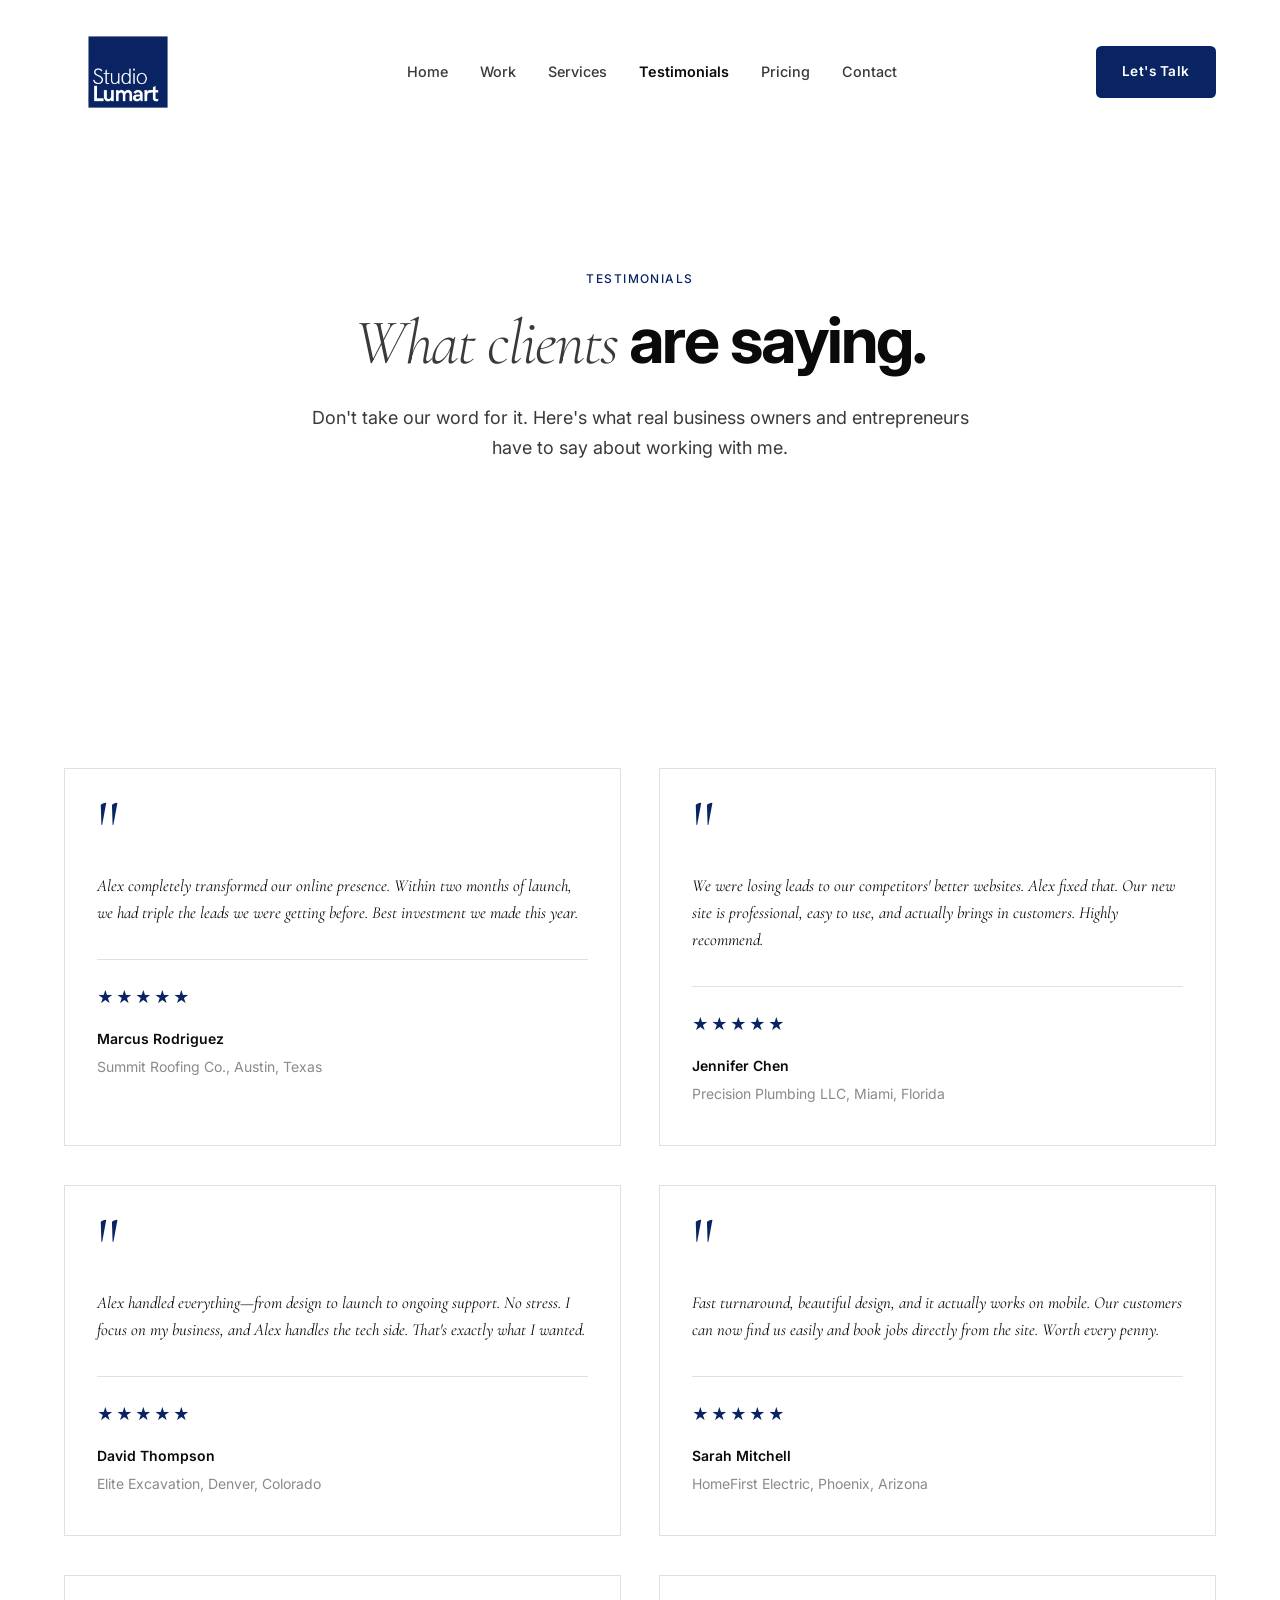
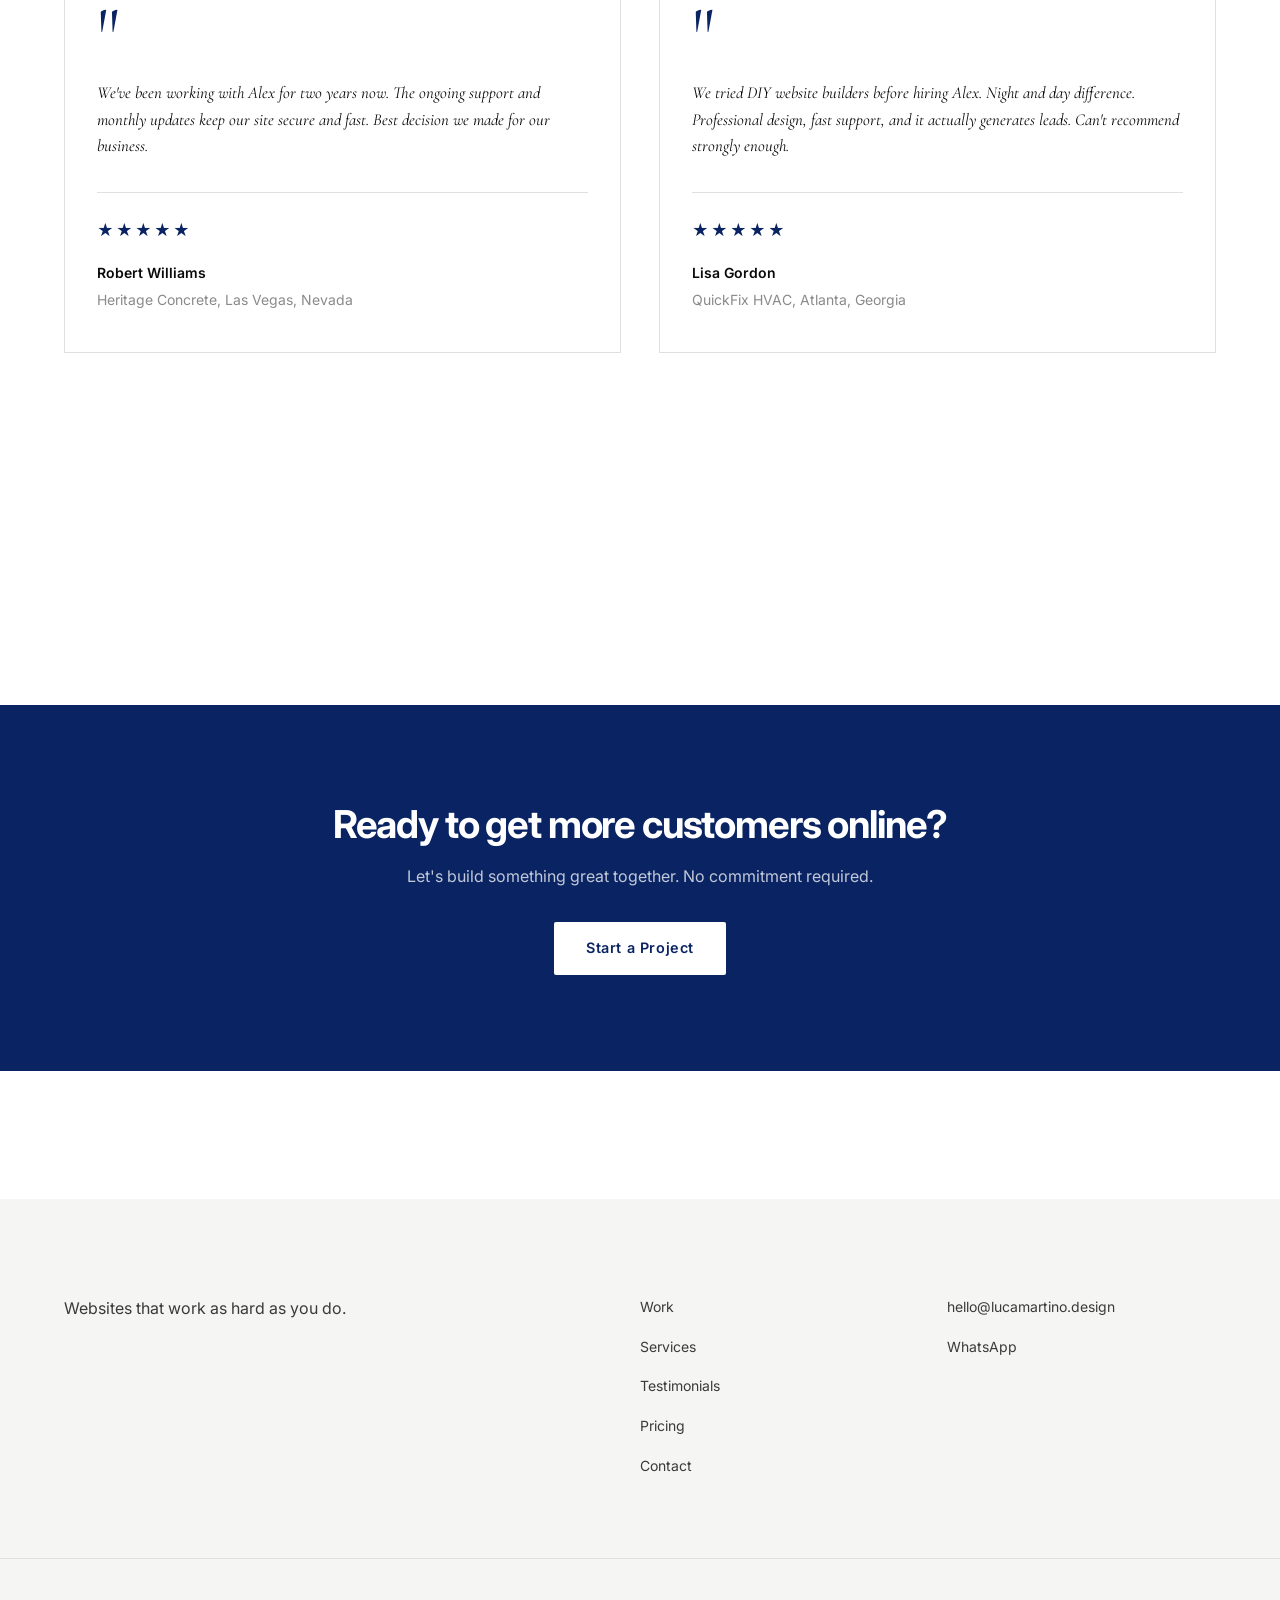
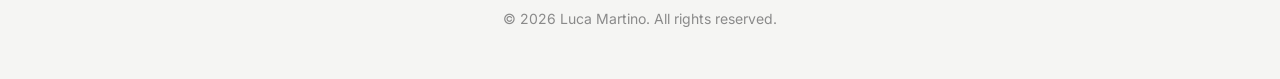
<file: testimonials.html>
<!DOCTYPE html>
<html lang="en">
<head>
  <meta charset="UTF-8">
  <meta name="viewport" content="width=device-width, initial-scale=1.0">
  <title>Testimonials — Luca Martino | Web Designer</title>
  <meta name="description" content="Read what clients say about their web design experience with Luca Martino. Real feedback from satisfied business owners.">

  <link rel="preconnect" href="https://fonts.googleapis.com">
  <link rel="preconnect" href="https://fonts.gstatic.com" crossorigin>
  <link href="https://fonts.googleapis.com/css2?family=Cormorant+Garamond:ital,wght@0,300;0,400;0,600;1,300;1,400;1,600&family=Inter:wght@300;400;500;600;700;900&display=swap" rel="stylesheet">

  <link rel="stylesheet" href="css/styles.css">
  <link rel="icon" href="assets/images/logo.png" type="image/png+xml">
</head>
<body>

  <!-- ======== NAVBAR ======== -->
  <header class="navbar" id="navbar">
    <div class="container navbar__inner">
      <img src="assets/images/logo.png" alt="Luca Martino logo" class="nav-logo">
      <nav class="nav-links" aria-label="Main navigation">
        <a href="index.html" class="nav-link">Home</a>
        <a href="work.html" class="nav-link">Work</a>
        <a href="services.html" class="nav-link">Services</a>
        <a href="testimonials.html" class="nav-link">Testimonials</a>
        <a href="pricing.html" class="nav-link">Pricing</a>
        <a href="contact.html" class="nav-link">Contact</a>
      </nav>

      <a href="contact.html" class="btn-primary nav-cta">Let's Talk</a>
      <button class="hamburger" id="hamburger" aria-label="Open menu" aria-expanded="false">
        <span></span><span></span><span></span>
      </button>
    </div>
  </header>

  <div class="mobile-menu" id="mobileMenu" aria-hidden="true">
    <button class="mobile-menu__close" id="mobileClose" aria-label="Close menu">✕</button>
    <nav class="mobile-menu__nav">
      <a href="index.html">Home</a>
      <a href="work.html">Work</a>
      <a href="services.html">Services</a>
      <a href="testimonials.html" aria-current="page">Testimonials</a>
      <a href="pricing.html">Pricing</a>
      <a href="contact.html">Contact</a>
      <a href="contact.html" class="btn-inverted">Let's Talk</a>
    </nav>
  </div>

  <main>

    <!-- ======== PAGE HERO ======== -->
    <section class="page-hero reveal">
      <div class="container">
        <span class="section-label">Testimonials</span>
        <h1 class="page-hero__headline">
          <span class="serif">What clients</span> are saying.
        </h1>
        <p class="page-hero__sub">
          Don't take our word for it. Here's what real business owners and entrepreneurs have to say about working with me.
        </p>
      </div>
    </section>

    <!-- ======== TESTIMONIALS GRID ======== -->
    <section class="featured-work section reveal">
      <div class="container">
        <div class="testimonials-grid">
          <article class="testimonial-card reveal-child">
            <div class="testimonial-card__mark">"</div>
            <p class="testimonial-card__quote">Alex completely transformed our online presence. Within two months of launch, we had triple the leads we were getting before. Best investment we made this year.</p>
            <div class="testimonial-card__divider"></div>
            <div class="testimonial-card__stars" role="img" aria-label="5 out of 5 stars">★★★★★</div>
            <p class="testimonial-card__author">Marcus Rodriguez</p>
            <p class="testimonial-card__business">Summit Roofing Co., Austin, Texas</p>
          </article>

          <article class="testimonial-card reveal-child">
            <div class="testimonial-card__mark">"</div>
            <p class="testimonial-card__quote">We were losing leads to our competitors' better websites. Alex fixed that. Our new site is professional, easy to use, and actually brings in customers. Highly recommend.</p>
            <div class="testimonial-card__divider"></div>
            <div class="testimonial-card__stars" role="img" aria-label="5 out of 5 stars">★★★★★</div>
            <p class="testimonial-card__author">Jennifer Chen</p>
            <p class="testimonial-card__business">Precision Plumbing LLC, Miami, Florida</p>
          </article>

          <article class="testimonial-card reveal-child">
            <div class="testimonial-card__mark">"</div>
            <p class="testimonial-card__quote">Alex handled everything—from design to launch to ongoing support. No stress. I focus on my business, and Alex handles the tech side. That's exactly what I wanted.</p>
            <div class="testimonial-card__divider"></div>
            <div class="testimonial-card__stars" role="img" aria-label="5 out of 5 stars">★★★★★</div>
            <p class="testimonial-card__author">David Thompson</p>
            <p class="testimonial-card__business">Elite Excavation, Denver, Colorado</p>
          </article>

          <article class="testimonial-card reveal-child">
            <div class="testimonial-card__mark">"</div>
            <p class="testimonial-card__quote">Fast turnaround, beautiful design, and it actually works on mobile. Our customers can now find us easily and book jobs directly from the site. Worth every penny.</p>
            <div class="testimonial-card__divider"></div>
            <div class="testimonial-card__stars" role="img" aria-label="5 out of 5 stars">★★★★★</div>
            <p class="testimonial-card__author">Sarah Mitchell</p>
            <p class="testimonial-card__business">HomeFirst Electric, Phoenix, Arizona</p>
          </article>

          <article class="testimonial-card reveal-child">
            <div class="testimonial-card__mark">"</div>
            <p class="testimonial-card__quote">We've been working with Alex for two years now. The ongoing support and monthly updates keep our site secure and fast. Best decision we made for our business.</p>
            <div class="testimonial-card__divider"></div>
            <div class="testimonial-card__stars" role="img" aria-label="5 out of 5 stars">★★★★★</div>
            <p class="testimonial-card__author">Robert Williams</p>
            <p class="testimonial-card__business">Heritage Concrete, Las Vegas, Nevada</p>
          </article>

          <article class="testimonial-card reveal-child">
            <div class="testimonial-card__mark">"</div>
            <p class="testimonial-card__quote">We tried DIY website builders before hiring Alex. Night and day difference. Professional design, fast support, and it actually generates leads. Can't recommend strongly enough.</p>
            <div class="testimonial-card__divider"></div>
            <div class="testimonial-card__stars" role="img" aria-label="5 out of 5 stars">★★★★★</div>
            <p class="testimonial-card__author">Lisa Gordon</p>
            <p class="testimonial-card__business">QuickFix HVAC, Atlanta, Georgia</p>
          </article>
        </div>
      </div>
    </section>

    <!-- ======== CTA BANNER ======== -->
    <section class="cta-banner" aria-label="Call to action">
      <div class="container reveal">
        <h2>Ready to get more customers online?</h2>
        <p>Let's build something great together. No commitment required.</p>
        <a href="contact.html" class="btn-inverted">Start a Project</a>
      </div>
    </section>

  </main>

  <!-- ======== FOOTER ======== -->
  <footer class="footer">
    <div class="container footer__inner">
      <div class="footer__brand">
          <p class="footer__tagline">Websites that work as hard as you do.</p>
      </div>
      <div class="footer__links">
        <a href="work.html">Work</a>
        <a href="services.html">Services</a>
        <a href="testimonials.html">Testimonials</a>
        <a href="pricing.html">Pricing</a>
        <a href="contact.html">Contact</a>
      </div>
      <div class="footer__contact">
        <a href="mailto:hello@lucamartino.design">hello@lucamartino.design</a>
        <a href="https://wa.me/15550000000" target="_blank" rel="noopener">WhatsApp</a>
      </div>
    </div>
    <div class="footer__bottom">
      <p>© <span id="currentYear"></span> Luca Martino. All rights reserved.</p>
    </div>
  </footer>

  <script src="js/main.js" defer></script>
</body>
</html>
</file>
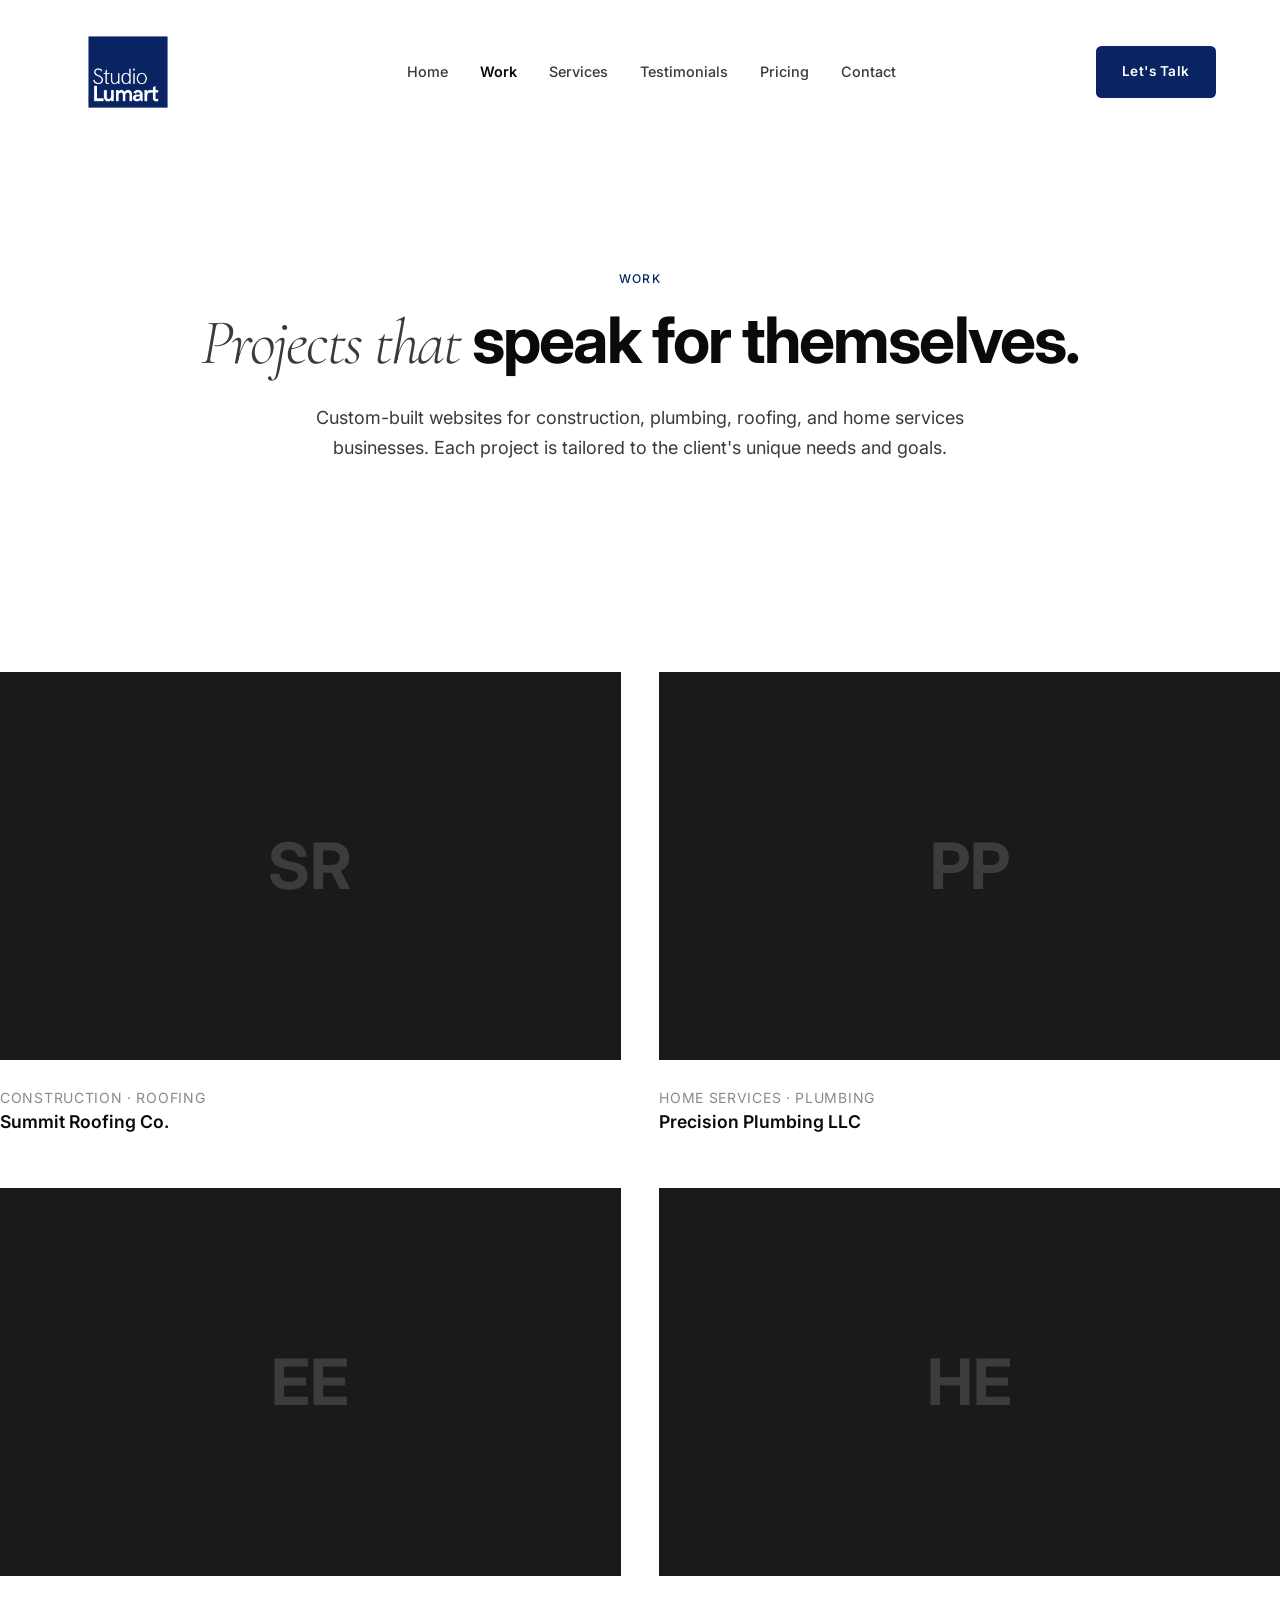
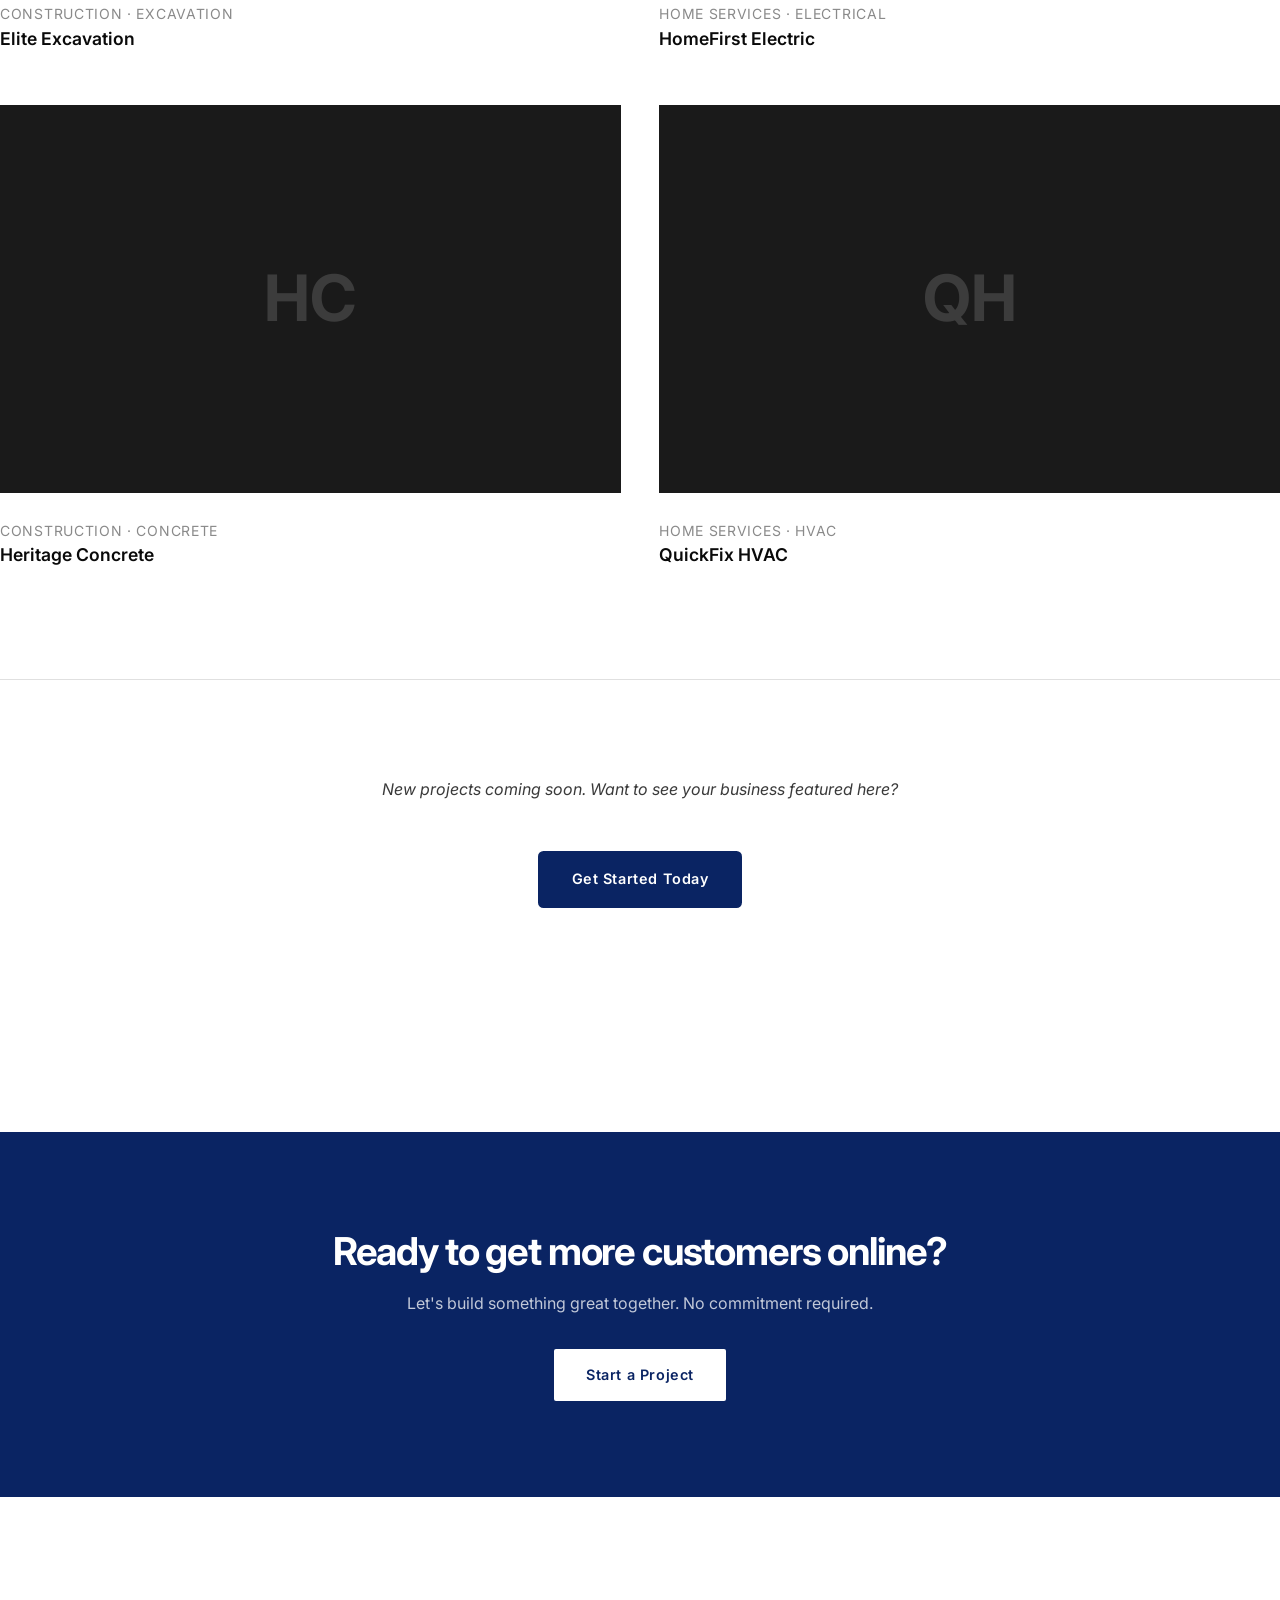
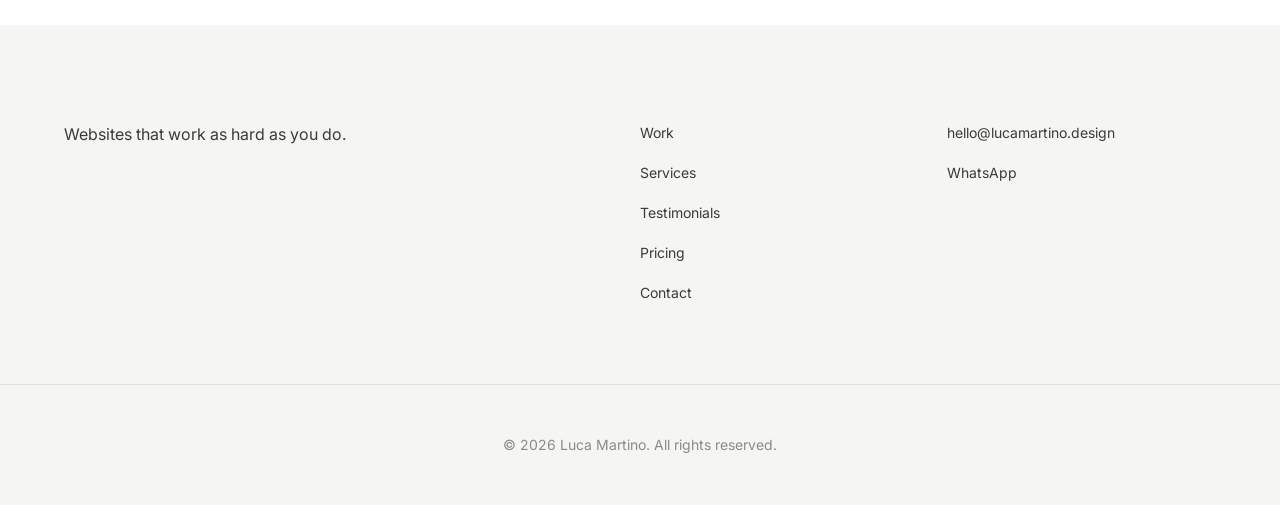
<file: work.html>
<!DOCTYPE html>
<html lang="en">
<head>
  <meta charset="UTF-8">
  <meta name="viewport" content="width=device-width, initial-scale=1.0">
  <title>Work — Luca Martino | Web Designer</title>
  <meta name="description" content="Portfolio of custom web design projects for construction and home services businesses. See our recent work and case studies.">

  <link rel="preconnect" href="https://fonts.googleapis.com">
  <link rel="preconnect" href="https://fonts.gstatic.com" crossorigin>
  <link href="https://fonts.googleapis.com/css2?family=Cormorant+Garamond:ital,wght@0,300;0,400;0,600;1,300;1,400;1,600&family=Inter:wght@300;400;500;600;700;900&display=swap" rel="stylesheet">

  <link rel="stylesheet" href="css/styles.css">
  <link rel="icon" href="assets/images/logo.png" type="image/png+xml">
</head>
<body>

  <!-- ======== NAVBAR ======== -->
  <header class="navbar" id="navbar">
    <div class="container navbar__inner">
      <img src="assets/images/logo.png" alt="Luca Martino logo" class="nav-logo">
      <nav class="nav-links" aria-label="Main navigation">
        <a href="index.html" class="nav-link">Home</a>
        <a href="work.html" class="nav-link">Work</a>
        <a href="services.html" class="nav-link">Services</a>
        <a href="testimonials.html" class="nav-link">Testimonials</a>
        <a href="pricing.html" class="nav-link">Pricing</a>
        <a href="contact.html" class="nav-link">Contact</a>
      </nav>

      <a href="contact.html" class="btn-primary nav-cta">Let's Talk</a>
      <button class="hamburger" id="hamburger" aria-label="Open menu" aria-expanded="false">
        <span></span><span></span><span></span>
      </button>
    </div>
  </header>

  <div class="mobile-menu" id="mobileMenu" aria-hidden="true">
    <button class="mobile-menu__close" id="mobileClose" aria-label="Close menu">✕</button>
    <nav class="mobile-menu__nav">
      <a href="index.html">Home</a>
      <a href="work.html" aria-current="page">Work</a>
      <a href="services.html">Services</a>
      <a href="testimonials.html">Testimonials</a>
      <a href="pricing.html">Pricing</a>
      <a href="contact.html">Contact</a>
      <a href="contact.html" class="btn-inverted">Let's Talk</a>
    </nav>
  </div>

  <main>

    <!-- ======== PAGE HERO ======== -->
    <section class="page-hero reveal">
      <div class="container">
        <span class="section-label">Work</span>
        <h1 class="page-hero__headline">
          <span class="serif">Projects that</span> speak for themselves.
        </h1>
        <p class="page-hero__sub">
          Custom-built websites for construction, plumbing, roofing, and home services businesses. Each project is tailored to the client's unique needs and goals.
        </p>
      </div>
    </section>

        <!-- ======== PROJECT GRID ======== -->
        <div class="project-grid reveal">
          <article class="project-card reveal-child" data-category="construction">
            <div class="project-card__image" role="img" aria-label="Summit Roofing Co. website">
              <div class="project-card__image-placeholder">SR</div>
              <div class="project-card__overlay">
                <div class="project-card__overlay-content">
                  <h3 class="project-card__overlay-title">Summit Roofing Co.</h3>
                  <a href="#" class="project-card__overlay-link">View Project →</a>
                </div>
              </div>
            </div>
            <div class="project-card__meta">
              <span class="project-card__tag">Construction · Roofing</span>
              <h3 class="project-card__title">Summit Roofing Co.</h3>
            </div>
          </article>

          <article class="project-card reveal-child" data-category="home-services">
            <div class="project-card__image" role="img" aria-label="Precision Plumbing LLC website">
              <div class="project-card__image-placeholder">PP</div>
              <div class="project-card__overlay">
                <div class="project-card__overlay-content">
                  <h3 class="project-card__overlay-title">Precision Plumbing LLC</h3>
                  <a href="#" class="project-card__overlay-link">View Project →</a>
                </div>
              </div>
            </div>
            <div class="project-card__meta">
              <span class="project-card__tag">Home Services · Plumbing</span>
              <h3 class="project-card__title">Precision Plumbing LLC</h3>
            </div>
          </article>

          <article class="project-card reveal-child" data-category="construction">
            <div class="project-card__image" role="img" aria-label="Elite Excavation website">
              <div class="project-card__image-placeholder">EE</div>
              <div class="project-card__overlay">
                <div class="project-card__overlay-content">
                  <h3 class="project-card__overlay-title">Elite Excavation</h3>
                  <a href="#" class="project-card__overlay-link">View Project →</a>
                </div>
              </div>
            </div>
            <div class="project-card__meta">
              <span class="project-card__tag">Construction · Excavation</span>
              <h3 class="project-card__title">Elite Excavation</h3>
            </div>
          </article>

          <article class="project-card reveal-child" data-category="home-services">
            <div class="project-card__image" role="img" aria-label="HomeFirst Electric website">
              <div class="project-card__image-placeholder">HE</div>
              <div class="project-card__overlay">
                <div class="project-card__overlay-content">
                  <h3 class="project-card__overlay-title">HomeFirst Electric</h3>
                  <a href="#" class="project-card__overlay-link">View Project →</a>
                </div>
              </div>
            </div>
            <div class="project-card__meta">
              <span class="project-card__tag">Home Services · Electrical</span>
              <h3 class="project-card__title">HomeFirst Electric</h3>
            </div>
          </article>

          <article class="project-card reveal-child" data-category="construction">
            <div class="project-card__image" role="img" aria-label="Heritage Concrete website">
              <div class="project-card__image-placeholder">HC</div>
              <div class="project-card__overlay">
                <div class="project-card__overlay-content">
                  <h3 class="project-card__overlay-title">Heritage Concrete</h3>
                  <a href="#" class="project-card__overlay-link">View Project →</a>
                </div>
              </div>
            </div>
            <div class="project-card__meta">
              <span class="project-card__tag">Construction · Concrete</span>
              <h3 class="project-card__title">Heritage Concrete</h3>
            </div>
          </article>

          <article class="project-card reveal-child" data-category="home-services">
            <div class="project-card__image" role="img" aria-label="QuickFix HVAC website">
              <div class="project-card__image-placeholder">QH</div>
              <div class="project-card__overlay">
                <div class="project-card__overlay-content">
                  <h3 class="project-card__overlay-title">QuickFix HVAC</h3>
                  <a href="#" class="project-card__overlay-link">View Project →</a>
                </div>
              </div>
            </div>
            <div class="project-card__meta">
              <span class="project-card__tag">Home Services · HVAC</span>
              <h3 class="project-card__title">QuickFix HVAC</h3>
            </div>
          </article>
        </div>
      </div>
    </section>

    <!-- ======== PORTFOLIO NOTE ======== -->
    <section class="portfolio-note">
      <div class="container">
        <p><em>New projects coming soon. Want to see your business featured here?</em></p>
        <a href="contact.html" class="btn-primary">Get Started Today</a>
      </div>
    </section>

    <!-- ======== CTA BANNER ======== -->
    <section class="cta-banner" aria-label="Call to action">
      <div class="container reveal">
        <h2>Ready to get more customers online?</h2>
        <p>Let's build something great together. No commitment required.</p>
        <a href="contact.html" class="btn-inverted">Start a Project</a>
      </div>
    </section>

  </main>

  <!-- ======== FOOTER ======== -->
  <footer class="footer">
    <div class="container footer__inner">
      <div class="footer__brand">
          <p class="footer__tagline">Websites that work as hard as you do.</p>
      </div>
      <div class="footer__links">
        <a href="work.html">Work</a>
        <a href="services.html">Services</a>
        <a href="testimonials.html">Testimonials</a>
        <a href="pricing.html">Pricing</a>
        <a href="contact.html">Contact</a>
      </div>
      <div class="footer__contact">
        <a href="mailto:hello@lucamartino.design">hello@lucamartino.design</a>
        <a href="https://wa.me/15550000000" target="_blank" rel="noopener">WhatsApp</a>
      </div>
    </div>
    <div class="footer__bottom">
      <p>© <span id="currentYear"></span> Luca Martino. All rights reserved.</p>
    </div>
  </footer>

  <script src="js/main.js" defer></script>
</body>
</html>
</file>
<file: css/styles.css>
/* ============================================================================
   FREELANCE WEB DESIGNER PORTFOLIO — MASTER STYLESHEET
   ============================================================================ */

/* ============================================================================
   1. CSS RESET
   ============================================================================ */

*, *::before, *::after {
  box-sizing: border-box;
  margin: 0;
  padding: 0;
}

html {
  scroll-behavior: smooth;
}

img, video {
  max-width: 100%;
  display: block;
}

button, input, textarea, select {
  font: inherit;
}

/* ============================================================================
   2. ROOT CUSTOM PROPERTIES (Design Tokens)
   ============================================================================ */

:root {
  /* ---- Colors: Primary ---- */
  --color-bg: #FFFFFF;
  --color-bg-soft: #F5F5F3;
  --color-bg-muted: #F0F0EE;
  --color-text-primary: #0A0A0A;
  --color-text-secondary: #3A3A3A;
  --color-text-muted: #8A8A8A;

  /* ---- Colors: Accent ---- */
  --color-accent: #0A2463;
  --color-accent-light: #E8EDF7;
  --color-accent-hover: #071A47;

  /* ---- Colors: Semantic ---- */
  --color-dark-section: #0A0A0A;
  --color-border: #E0E0E0;
  --color-shadow: rgba(0, 0, 0, 0.06);
  --color-overlay: rgba(10, 10, 10, 0.85);

  /* ---- Typography: Fonts ---- */
  --font-serif: 'Cormorant Garamond', Georgia, serif;
  --font-sans: 'Inter', -apple-system, BlinkMacSystemFont, sans-serif;

  /* ---- Typography: Scale ---- */
  --text-hero-serif: clamp(3rem, 6vw, 5.5rem);
  --text-hero-sans: clamp(4rem, 9vw, 9rem);
  --text-hero-accent: clamp(2.5rem, 5vw, 4.5rem);
  --text-h1: clamp(2.5rem, 5vw, 4rem);
  --text-h2: clamp(1.75rem, 3vw, 2.5rem);
  --text-h3: clamp(1.25rem, 2vw, 1.5rem);
  --text-body-lg: 1.125rem;
  --text-body: 1rem;
  --text-small: 0.875rem;
  --text-label: 0.75rem;
  --text-nav: 0.9rem;
  --text-quote: clamp(1.5rem, 3vw, 2.25rem);
  --text-number: clamp(5rem, 12vw, 10rem);

  /* ---- Typography: Letter Spacing ---- */
  --tracking-tight: -0.03em;
  --tracking-normal: 0;
  --tracking-wide: 0.05em;
  --tracking-wider: 0.12em;

  /* ---- Spacing ---- */
  --space-1: 0.25rem;
  --space-2: 0.5rem;
  --space-3: 0.75rem;
  --space-4: 1rem;
  --space-5: 1.25rem;
  --space-6: 1.5rem;
  --space-8: 2rem;
  --space-10: 2.5rem;
  --space-12: 3rem;
  --space-16: 4rem;
  --space-20: 5rem;
  --space-24: 6rem;
  --space-32: 8rem;

  /* ---- Grid ---- */
  --grid-gap: clamp(1.5rem, 3vw, 2.5rem);
  --container-max: 1280px;
  --container-padding: clamp(1.5rem, 5vw, 4rem);

  /* ---- Shadows ---- */
  --shadow-card: 0 2px 12px rgba(0, 0, 0, 0.06);
  --shadow-card-hover: 0 8px 32px rgba(0, 0, 0, 0.10);
  --shadow-nav: 0 1px 0 var(--color-border);

  /* ---- Border Radius ---- */
  --radius-sm: 2px;
}

/* ============================================================================
   3. BASE STYLES
   ============================================================================ */

body {
  font-family: var(--font-sans);
  font-size: var(--text-body);
  line-height: 1.7;
  color: var(--color-text-primary);
  background-color: var(--color-bg);
  overflow-x: hidden;
}

/* ---- Typography ---- */

h1 {
  font-family: var(--font-sans);
  font-size: var(--text-h1);
  font-weight: 700;
  line-height: 1.1;
  letter-spacing: var(--tracking-tight);
  color: var(--color-text-primary);
  margin-bottom: var(--space-4);
}

h2 {
  font-family: var(--font-sans);
  font-size: var(--text-h2);
  font-weight: 600;
  line-height: 1.2;
  color: var(--color-text-primary);
  margin-bottom: var(--space-6);
}

h3 {
  font-family: var(--font-sans);
  font-size: var(--text-h3);
  font-weight: 600;
  line-height: 1.3;
  color: var(--color-text-primary);
  margin-bottom: var(--space-4);
}

p {
  color: var(--color-text-secondary);
  line-height: 1.7;
  margin-bottom: var(--space-4);
}

p:last-child {
  margin-bottom: 0;
}

/* ---- Links ---- */

a {
  color: var(--color-accent);
  text-decoration: none;
  transition: color 0.2s ease;
}

a:hover {
  color: var(--color-accent-hover);
}

/* ---- Lists ---- */

ul, ol {
  margin-left: var(--space-6);
  margin-bottom: var(--space-4);
}

li {
  margin-bottom: var(--space-2);
  color: var(--color-text-secondary);
}

/* ---- Images ---- */

img {
  width: 100%;
  height: auto;
}

/* ---- Form Elements ---- */

input, textarea, select {
  font-family: inherit;
  color: var(--color-text-primary);
}

/* ---- Blockquotes ---- */

blockquote {
  margin-bottom: var(--space-8);
}

blockquote p {
  font-family: var(--font-serif);
  font-style: italic;
  font-size: var(--text-quote);
  line-height: 1.4;
  color: var(--color-text-primary);
  max-width: 700px;
}

blockquote footer {
  margin-top: var(--space-4);
  font-size: var(--text-small);
  color: var(--color-text-muted);
  text-transform: uppercase;
  letter-spacing: var(--tracking-wider);
}

/* ---- Horizontal Rules ---- */

hr {
  border: none;
  border-top: 1px solid var(--color-border);
  margin: var(--space-8) 0;
}

.section-rule {
  border: none;
  border-top: 1px solid var(--color-border);
  margin: 0;
}

/* ============================================================================
   4. UTILITY CLASSES
   ============================================================================ */

/* ---- Container ---- */

.container {
  max-width: var(--container-max);
  margin-left: auto;
  margin-right: auto;
  padding-left: var(--container-padding);
  padding-right: var(--container-padding);
}

/* ---- Section Label ---- */

.section-label {
  display: inline-block;
  font-size: var(--text-label);
  font-weight: 500;
  text-transform: uppercase;
  letter-spacing: var(--tracking-wider);
  color: var(--color-accent);
  margin-bottom: var(--space-4);
}

/* ---- Section Headline ---- */

.section-headline {
  font-size: var(--text-h2);
  font-weight: 700;
  letter-spacing: var(--tracking-tight);
  color: var(--color-text-primary);
  margin-bottom: var(--space-12);
}

/* ---- Buttons: Primary ---- */

.btn-primary {
  display: inline-block;
  background-color: var(--color-accent);
  color: #FFFFFF;
  font-family: var(--font-sans);
  font-size: 0.9rem;
  font-weight: 600;
  letter-spacing: 0.04em;
  padding: 0.875rem 2rem;
  border-radius: 5.5px;
  border: 2px solid transparent;
  cursor: pointer;
  transition: background-color 0.2s ease, transform 0.15s ease;
  text-decoration: none;
}

.btn-primary:hover {
  background-color: var(--color-bg);
  border-color: var(--color-accent-hover);
  transform: translateY(-1px);
}

.btn-primary:focus-visible {
  outline: 2px solid var(--color-accent);
  outline-offset: 3px;
}

/* ---- Buttons: Inverted ---- */

.btn-inverted {
  display: inline-block;
  background-color: #FFFFFF;
  color: var(--color-accent);
  font-family: var(--font-sans);
  font-size: 0.9rem;
  font-weight: 600;
  letter-spacing: 0.04em;
  padding: 0.875rem 2rem;
  border-radius: var(--radius-sm);
  border: none;
  cursor: pointer;
  transition: background-color 0.2s ease, transform 0.15s ease;
  text-decoration: none;
}

.btn-inverted:hover {
  background-color: var(--color-bg-muted);
  transform: translateY(-1px);
}

.btn-inverted:focus-visible {
  outline: 2px solid var(--color-accent);
  outline-offset: 3px;
}

/* ---- Links: Arrow Style ---- */

.link-arrow {
  display: inline-block;
  color: var(--color-accent);
  font-weight: 500;
  font-size: 0.9rem;
  text-decoration: none;
  letter-spacing: 0.02em;
  border-bottom: 1px solid transparent;
  transition: border-color 0.2s ease;
}

.link-arrow:hover {
  border-bottom-color: var(--color-accent);
}

.link-arrow:focus-visible {
  outline: 2px solid var(--color-accent);
  outline-offset: 3px;
}

/* ---- Reveal: Scroll-triggered Animation ---- */

.reveal {
  opacity: 0;
  transform: translateY(24px);
  transition: opacity 0.7s ease, transform 0.7s ease;
}

.reveal.visible {
  opacity: 1;
  transform: translateY(0);
}

.reveal-child {
  opacity: 0;
  transform: translateY(24px);
  transition: opacity 0.7s ease, transform 0.7s ease;
}

.reveal.visible .reveal-child {
  opacity: 1;
  transform: translateY(0);
}

.reveal.visible .reveal-child:nth-child(1) { transition-delay: 0s; }
.reveal.visible .reveal-child:nth-child(2) { transition-delay: 0.1s; }
.reveal.visible .reveal-child:nth-child(3) { transition-delay: 0.2s; }
.reveal.visible .reveal-child:nth-child(4) { transition-delay: 0.3s; }
.reveal.visible .reveal-child:nth-child(5) { transition-delay: 0.4s; }
.reveal.visible .reveal-child:nth-child(6) { transition-delay: 0.5s; }

/* ============================================================================
   5. ANIMATIONS
   ============================================================================ */

@keyframes fadeUp {
  from {
    opacity: 0;
    transform: translateY(16px);
  }
  to {
    opacity: 1;
    transform: translateY(0);
  }
}

/* ============================================================================
   6. NAVBAR
   ============================================================================ */

.navbar {
  position: fixed;
  top: 0;
  left: 0;
  right: 0;
  padding-top: var(--space-2);
  padding-bottom: var(--space-2);
  margin-bottom: var(--space-2);
  padding-left: var(--container-padding);
  padding-right: var(--container-padding);
  display: flex;
  align-items: center;
  justify-content: space-between;
  background-color: transparent;
  transition: background-color 0.3s ease, box-shadow 0.3s ease;
  z-index: 98;
}

.navbar.scrolled {
  background-color: rgba(255, 255, 255, 0.8);
  box-shadow: var(--shadow-nav);
  backdrop-filter: blur(16px);
}

.navbar__inner {
  width: 100%;
  display: flex;
  align-items: center;
  justify-content: space-between;
  gap: var(--space-8);
  padding: 0;
}

/* ---- Navbar: Wordmark ---- */

.nav-wordmark {
  flex-shrink: 0;
  display: inline-flex;
  align-items: center;
  font-family: var(--font-sans);
  font-weight: 700;
  font-size: 1rem;
  letter-spacing: 0.02em;
  line-height: 1;
  color: var(--color-text-primary);
  text-decoration: none;
  transition: color 0.2s ease;
}

/* ---- Navbar: Logo image ---- */
.nav-logo {
  width: 128px;
  height: 128px;
  display: block;
  margin-right: var(--space-4);
  flex-shrink: 0;
  align-self: center;
}

.nav-wordmark:hover {
  color: var(--color-accent);
}

/* ---- Navbar: Links ---- */

.nav-links {
  display: flex;
  align-items: center;
  flex: 1;
  justify-content: center;
  gap: var(--space-8);
}

.nav-link {
  font-family: var(--font-sans);
  font-size: var(--text-nav);
  font-weight: 500;
  color: var(--color-text-secondary);
  text-decoration: none;
  transition: color 0.2s ease;
}

.nav-link:hover {
  color: var(--color-text-primary);
}

.nav-link[aria-current="page"] {
  color: var(--color-text-primary);
  font-weight: 600;
}

/* ---- Navbar: CTA Button ---- */

.nav-cta {
  margin: 0;
  padding: 0.75rem 1.5rem;
  font-size: 0.85rem;
  flex-shrink: 0;
}

/* ---- Hamburger Menu ---- */

.hamburger {
  display: none;
  flex-direction: column;
  align-items: center;
  justify-content: center;
  gap: 6px;
  background: none;
  border: none;
  cursor: pointer;
  padding: var(--space-3);
  width: 44px;
  height: 44px;
  flex-shrink: 0;
  -webkit-tap-highlight-color: transparent;
}

.hamburger span {
  width: 24px;
  height: 2px;
  background-color: var(--color-text-primary);
  transition: all 0.3s ease;
  border-radius: 1px;
}

.hamburger[aria-expanded="true"] span:nth-child(1) {
  opacity: 0;
}

.hamburger[aria-expanded="true"] span:nth-child(2) {
  opacity: 0;
}

.hamburger[aria-expanded="true"] span:nth-child(3) {
  opacity: 0;
}

/* ============================================================================
   7. MOBILE MENU
   ============================================================================ */

.mobile-menu {
  position: fixed;
  top: 0;
  left: 0;
  right: 0;
  bottom: 0;
  background-color: var(--color-overlay);
  backdrop-filter: blur(12px);
  z-index: 100;
  padding:
    calc(var(--space-6) + env(safe-area-inset-top))
    calc(var(--space-6) + env(safe-area-inset-right))
    calc(var(--space-6) + env(safe-area-inset-bottom))
    calc(var(--space-6) + env(safe-area-inset-left));
  display: none;
  flex-direction: column;
  align-items: center;
  justify-content: center;
  gap: var(--space-12);
  opacity: 0;
  transition: opacity 0.3s ease;
}

.mobile-menu[aria-hidden="false"] {
  display: flex;
  opacity: 1;
}

/* ---- Mobile Menu: Close Button ---- */

.mobile-menu__close {
  position: absolute;
  top: var(--space-6);
  right: var(--space-6);
  background: none;
  border: none;
  font-size: 2rem;
  color: #FFFFFF;
  cursor: pointer;
  padding: 0;
  width: 44px;
  height: 44px;
  display: flex;
  align-items: center;
  justify-content: center;
}

.mobile-menu__close:hover {
  color: var(--color-accent-light);
}

/* ---- Mobile Menu: Navigation ---- */

.mobile-menu__nav {
  display: flex;
  flex-direction: column;
  gap: var(--space-8);
  text-align: center;
}

.mobile-menu__nav a {
  font-size: 1.5rem;
  font-weight: 500;
  color: #FFFFFF;
  text-decoration: none;
  transition: color 0.2s ease;
}

.mobile-menu__nav a:hover {
  color: var(--color-accent-light);
}

.mobile-menu__nav .btn-inverted {
  margin-top: var(--space-4);
}

/* ============================================================================
   8. FOOTER
   ============================================================================ */

.footer {
  background-color: var(--color-bg-soft);
  padding-top: var(--space-24);
  padding-bottom: var(--space-12);
  margin-top: var(--space-32);
}

.footer__inner {
  display: grid;
  grid-template-columns: 2fr 1fr 1fr;
  gap: var(--grid-gap);
  margin-bottom: var(--space-20);
}

.footer__brand {
  display: flex;
  flex-direction: column;
  gap: var(--space-4);
}

.footer__brand .nav-wordmark {
  font-size: 1.1rem;
}

.footer__tagline {
  font-size: var(--text-body);
  color: var(--color-text-secondary);
  max-width: 400px;
  margin: 0;
}

.footer__links,
.footer__contact {
  display: flex;
  flex-direction: column;
  gap: var(--space-4);
}

.footer__links a,
.footer__contact a {
  font-size: var(--text-small);
  color: var(--color-text-secondary);
  text-decoration: none;
  transition: color 0.2s ease;
}

.footer__links a:hover,
.footer__contact a:hover {
  color: var(--color-accent);
}

.footer__bottom {
  text-align: center;
  padding-top: var(--space-12);
  border-top: 1px solid var(--color-border);
}

.footer__bottom p {
  font-size: var(--text-small);
  color: var(--color-text-muted);
  margin: 0;
}

/* ============================================================================
   9. PAGE LAYOUT (Main Content Padding)
   ============================================================================ */

main {
  padding-top: 80px;
}

/* ============================================================================
   10. HERO SECTION
   ============================================================================ */

.hero {
  min-height: 100vh;
  display: flex;
  flex-direction: column;
  align-items: center;
  justify-content: center;
  padding-top: var(--space-16);
  padding-bottom: var(--space-32);
  background-color: var(--color-bg);
  position: relative;
}

.hero__content {
  text-align: center;
  max-width: 900px;
}

.hero__headline {
  margin-bottom: var(--space-12);
  animation: fadeUp 0.8s ease 0.1s both;
}

.hero__line {
  display: block;
  line-height: 1.1;
}

.hero__line--serif {
  font-family: var(--font-serif);
  font-style: italic;
  font-weight: 300;
  font-size: var(--text-hero-serif);
  color: var(--color-text-secondary);
}

.hero__line--bold {
  font-family: var(--font-sans);
  font-weight: 900;
  font-size: var(--text-hero-sans);
  color: var(--color-text-primary);
  letter-spacing: var(--tracking-tight);
}

.hero__line--accent {
  font-family: var(--font-sans);
  font-weight: 700;
  font-size: var(--text-hero-accent);
  color: var(--color-accent);
}

.hero__sub {
  font-size: var(--text-body-lg);
  color: var(--color-text-secondary);
  max-width: 500px;
  margin-left: auto;
  margin-right: auto;
  margin-bottom: var(--space-16);
  animation: fadeUp 0.8s ease 0.3s both;
}

.hero__cta {
  display: flex;
  justify-content: center;
  align-items: center;
  gap: var(--space-8);
  flex-wrap: wrap;
  animation: fadeUp 0.8s ease 0.5s both;
}

@keyframes bounce {
  0%, 100% { transform: translateY(0); }
  50% { transform: translateY(8px); }
}

/* ============================================================================
   11. TRUST BAR
   ============================================================================ */

.trust-bar {
  background-color: var(--color-bg-muted);
  padding-top: var(--space-16);
  padding-bottom: var(--space-16);
}

.trust-bar__inner {
  display: flex;
  align-items: center;
  justify-content: center;
  gap: var(--space-12);
  flex-wrap: wrap;
}

.trust-bar__item {
  font-size: var(--text-label);
  text-transform: uppercase;
  letter-spacing: var(--tracking-wider);
  color: var(--color-text-muted);
  font-weight: 500;
}

.trust-bar__divider {
  width: 1px;
  height: 1.5rem;
  background-color: var(--color-border);
}

/* ============================================================================
   12. SECTION: SERVICES PREVIEW
   ============================================================================ */

.services-preview {
  padding-top: var(--space-32);
  padding-bottom: var(--space-32);
  background-color: var(--color-bg);
}

.services-preview__grid {
  display: grid;
  grid-template-columns: 1fr 1fr;
  gap: var(--grid-gap);
  align-items: start;
}

.services-preview__left {
  padding-right: var(--space-12);
}

.services-preview__headline {
  font-size: var(--text-h2);
  font-weight: 700;
  letter-spacing: var(--tracking-tight);
  margin-bottom: var(--space-6);
  color: var(--color-text-primary);
}

.services-preview__headline .serif {
  font-family: var(--font-serif);
  font-style: italic;
  font-weight: 300;
  color: var(--color-text-secondary);
}

.services-preview__description {
  font-size: var(--text-body);
  color: var(--color-text-secondary);
  margin-bottom: var(--space-8);
  line-height: 1.7;
}

.services-preview__link {
  margin-top: var(--space-8);
}

.services-preview__cards {
  display: flex;
  flex-direction: column;
  gap: var(--space-12);
}

.service-card {
  padding-bottom: var(--space-12);
  border-bottom: 1px solid var(--color-border);
  display: grid;
  grid-template-columns: auto 1fr;
  gap: var(--space-8);
  align-items: start;
}

.service-card:last-child {
  border-bottom: none;
  padding-bottom: 0;
}

.service-card__number {
  font-size: 3.5rem;
  font-weight: 700;
  color: var(--color-accent);
  line-height: 1;
  font-family: var(--font-sans);
}

.service-card__content {
  flex: 1;
}

.service-card__title {
  font-size: 1.1rem;
  font-weight: 600;
  color: var(--color-text-primary);
  margin-bottom: var(--space-2);
}

.service-card__description {
  font-size: var(--text-small);
  color: var(--color-text-secondary);
  margin: 0;
  line-height: 1.6;
}

/* ============================================================================
   13. SECTION: FEATURED WORK
   ============================================================================ */

.featured-work {
  padding-top: var(--space-32);
  padding-bottom: var(--space-32);
  background-color: var(--color-bg);
}

.project-grid {
  display: grid;
  grid-template-columns: repeat(2, 1fr);
  gap: var(--grid-gap);
  margin-top: var(--space-32);
  margin-bottom: var(--space-24);
}

.project-card {
  overflow: hidden;
  cursor: pointer;
}

.project-card__image {
  width: 100%;
  aspect-ratio: 16 / 10;
  background-color: #1A1A1A;
  overflow: hidden;
  position: relative;
  transition: transform 0.4s cubic-bezier(0.25, 0.46, 0.45, 0.94);
  display: flex;
  align-items: center;
  justify-content: center;
}

.project-card:hover .project-card__image {
  transform: scale(1.02);
}

.project-card__image-placeholder {
  font-size: 4rem;
  color: rgba(255, 255, 255, 0.15);
  font-weight: 700;
  font-family: var(--font-sans);
}

.project-card__overlay {
  position: absolute;
  inset: 0;
  background-color: rgba(10, 36, 99, 0.7);
  display: flex;
  align-items: center;
  justify-content: center;
  opacity: 0;
  transition: opacity 0.3s ease;
}

.project-card:hover .project-card__overlay {
  opacity: 1;
}

.project-card__overlay-content {
  text-align: center;
  color: white;
}

.project-card__overlay-title {
  font-size: 1.25rem;
  font-weight: 600;
  margin-bottom: var(--space-4);
}

.project-card__overlay-link {
  color: #FFFFFF;
  border-bottom: 1px solid #FFFFFF;
  font-size: 0.9rem;
}

.project-card__meta {
  padding-top: var(--space-6);
}

.project-card__tag {
  font-size: var(--text-small);
  color: var(--color-text-muted);
  text-transform: uppercase;
  letter-spacing: var(--tracking-wide);
  margin-bottom: var(--space-2);
}

.project-card__title {
  font-size: 1.1rem;
  font-weight: 600;
  color: var(--color-text-primary);
}

.section-cta {
  display: flex;
  justify-content: center;
}

/* ============================================================================
   14. SECTION: WHY ME (Dark Section)
   ============================================================================ */

.why-me {
  background-color: var(--color-dark-section);
  color: #FFFFFF;
  padding-top: var(--space-32);
  padding-bottom: var(--space-32);
}

.why-me__grid {
  display: grid;
  grid-template-columns: repeat(3, 1fr);
  gap: var(--grid-gap);
}

.why-me__item {
  position: relative;
  padding-left: var(--space-20);
}

.why-me__item::before {
  content: attr(data-number);
  position: absolute;
  left: 0;
  top: 0;
  font-size: var(--text-number);
  font-weight: 700;
  color: rgba(255, 255, 255, 0.07);
  line-height: 1;
  z-index: 0;
  font-family: var(--font-sans);
}

.why-me__number {
  position: relative;
  z-index: 1;
  font-size: var(--text-number);
  font-weight: 700;
  color: rgba(255, 255, 255, 0.163);
  line-height: 1;
  display: block;
  margin-bottom: var(--space-4);
}

.why-me__item h3 {
  font-size: 1.3rem;
  font-weight: 600;
  color: #FFFFFF;
  margin-bottom: var(--space-4);
}

.why-me__item p {
  font-size: var(--text-body);
  color: rgba(255, 255, 255, 0.72);
  margin: 0;
  line-height: 1.7;
}

/* ============================================================================
   15. SECTION: TESTIMONIALS TEASER
   ============================================================================ */

.testimonials-teaser {
  padding-top: var(--space-32);
  padding-bottom: var(--space-32);
  background-color: var(--color-bg);
  display: flex;
  align-items: center;
  justify-content: center;
}

.testimonials-teaser__inner {
  display: flex;
  flex-direction: column;
  align-items: center;
  text-align: center;
  max-width: 900px;
  margin: 0 auto;
}

.testimonials-teaser__quote {
  margin: var(--space-12) 0;
  display: flex;
  flex-direction: column;
  align-items: center;
}

.testimonials-teaser__quote p {
  font-family: var(--font-serif);
  font-style: italic;
  font-size: var(--text-quote);
  color: var(--color-text-primary);
  margin: 0 0 var(--space-6) 0;
  line-height: 1.5;
}

.testimonials-teaser__quote cite {
  display: block;
  font-family: var(--font-sans);
  font-size: var(--text-small);
  font-style: normal;
  color: var(--color-text-muted);
  text-transform: uppercase;
  letter-spacing: var(--tracking-wide);
  margin-top: var(--space-4);
}

.testimonials-teaser__link {
  display: block;
  margin-top: var(--space-8);
}

/* ============================================================================
   16. SECTION: CTA BANNER
   ============================================================================ */

.cta-banner {
  background-color: var(--color-accent);
  color: #FFFFFF;
  text-align: center;
  padding-top: var(--space-24);
  padding-bottom: var(--space-24);
  margin-top: var(--space-32);
}

.cta-banner h2 {
  font-family: var(--font-sans);
  font-weight: 700;
  font-size: clamp(1.75rem, 3vw, 2.75rem);
  letter-spacing: var(--tracking-tight);
  margin-bottom: var(--space-4);
  color: #FFFFFF;
}

.cta-banner p {
  color: rgba(255, 255, 255, 0.75);
  font-size: var(--text-body);
  margin-bottom: var(--space-8);
}

/* ============================================================================
   17. SECTION: PAGE HERO (Generic)
   ============================================================================ */

.page-hero {
  min-height: 50vh;
  display: flex;
  flex-direction: column;
  align-items: center;
  justify-content: center;
  padding-top: 11.5rem;
  padding-bottom: var(--space-20);
  background-color: var(--color-bg);
  text-align: center;
}

.page-hero__headline {
  font-size: var(--text-h1);
  font-weight: 700;
  letter-spacing: var(--tracking-tight);
  margin-bottom: var(--space-6);
  color: var(--color-text-primary);
}

.page-hero__headline .serif {
  font-family: var(--font-serif);
  font-style: italic;
  font-weight: 300;
  color: var(--color-text-secondary);
}

.page-hero__sub {
  font-size: var(--text-body-lg);
  color: var(--color-text-secondary);
  max-width: 700px;
  margin: 0 auto;
}

/* ============================================================================
   18. SECTION: PROCESS (How It Works)
   ============================================================================ */

.process {
  padding-top: var(--space-32);
  padding-bottom: var(--space-32);
  background-color: var(--color-bg-muted);
}

.process__grid {
  display: grid;
  grid-template-columns: repeat(4, 1fr);
  gap: var(--grid-gap);
  position: relative;
}

.process__grid::before {
  margin-top: 1.8rem;
  content: '';
  position: absolute;
  top: 2.5rem;
  left: 0;
  right: 0;
  height: 1px;
  background-color: var(--color-text-muted);
  z-index: 0;
}

.process__step {
  position: relative;
  z-index: 1;
  text-align: center;
  padding: var(--space-12) var(--space-8);
  background-color: var(--color-bg-muted);
}

.process__step-number {
  display: inline-flex;
  align-items: center;
  justify-content: center;
  width: 2.5rem;
  height: 2.5rem;
  border: 2px solid var(--color-accent);
  border-radius: 50%;
  margin-bottom: var(--space-6);
  font-family: var(--font-sans);
  font-weight: 600;
  color: var(--color-accent);
  font-size: 1rem;
}

.process__step-title {
  font-size: 1.1rem;
  font-weight: 600;
  color: var(--color-text-primary);
  margin-bottom: var(--space-4);
}

.process__step-description {
  font-size: var(--text-small);
  color: var(--color-text-secondary);
  margin: 0;
  line-height: 1.6;
}

/* ============================================================================
   19. SECTION: FILTER BAR (Portfolio)
   ============================================================================ */

.filter-bar {
  display: flex;
  justify-content: center;
  gap: var(--space-8);
  flex-wrap: wrap;
  margin-bottom: var(--space-24);
  padding-top: var(--space-12);
  padding-bottom: var(--space-12);
}

.filter-btn {
  background: none;
  border: none;
  border-bottom: 2px solid transparent;
  font-size: var(--text-nav);
  font-weight: 500;
  color: var(--color-text-secondary);
  cursor: pointer;
  padding: var(--space-2) var(--space-4);
  transition: color 0.2s ease, border-color 0.2s ease;
}

.filter-btn:hover {
  color: var(--color-text-primary);
}

.filter-btn.active {
  color: var(--color-accent);
  border-bottom-color: var(--color-accent);
}

.filter-btn:focus-visible {
  outline: 2px solid var(--color-accent);
  outline-offset: 3px;
}

/* ============================================================================
   20. SECTION: TESTIMONIALS GRID
   ============================================================================ */

.testimonials-grid {
  display: grid;
  grid-template-columns: repeat(2, 1fr);
  gap: var(--grid-gap);
  padding-top: var(--space-24);
  padding-bottom: var(--space-24);
}

.testimonial-card {
  background-color: #FFFFFF;
  border: 1px solid var(--color-border);
  padding: var(--space-10) var(--space-8);
  transition: box-shadow 0.3s ease;
}

.testimonial-card:hover {
  box-shadow: var(--shadow-card-hover);
}

.testimonial-card__mark {
  font-family: var(--font-serif);
  font-size: 5rem;
  line-height: 0.5;
  color: var(--color-accent);
  font-weight: 300;
  margin-bottom: var(--space-6);
}

.testimonial-card__quote {
  font-family: var(--font-serif);
  font-style: italic;
  font-size: 1.05rem;
  color: var(--color-text-primary);
  margin-bottom: var(--space-8);
  line-height: 1.6;
}

.testimonial-card__divider {
  height: 1px;
  background-color: var(--color-border);
  margin-bottom: var(--space-6);
}

.testimonial-card__stars {
  font-size: 1rem;
  color: var(--color-accent);
  margin-bottom: var(--space-4);
  letter-spacing: 2px;
}

.testimonial-card__author {
  font-size: var(--text-small);
  font-weight: 600;
  color: var(--color-text-primary);
  margin-bottom: var(--space-1);
}

.testimonial-card__business {
  font-size: var(--text-small);
  color: var(--color-text-muted);
  margin: 0;
}

/* ============================================================================
   21. SECTION: PRICING (Features Grid)
   ============================================================================ */

.pricing-features {
  margin-top: 4.5rem;
  padding-top: var(--space-32);
  padding-bottom: var(--space-32);
  background-color: var(--color-bg);
}

.pricing-features__grid {
  display: grid;
  grid-template-columns: repeat(3, 1fr);
  gap: var(--grid-gap);
  margin-bottom: var(--space-24);
}

.pricing-feature {
  text-align: center;
}

.pricing-feature__number {
  font-size: 5rem;
  font-weight: 700;
  color: var(--color-accent);
  margin-bottom: var(--space-6);
  line-height: 1;
}

.pricing-feature__title {
  font-size: 1.25rem;
  font-weight: 600;
  color: var(--color-text-primary);
  margin-bottom: var(--space-4);
}

.pricing-feature__description {
  font-size: var(--text-body);
  color: var(--color-text-secondary);
  margin: 0;
  line-height: 1.6;
}

/* ============================================================================
   22. SECTION: FAQ ACCORDION
   ============================================================================ */

.faq-section {
  max-width: 750px;
  margin-left: auto;
  margin-right: auto;
  padding-top: var(--space-32);
  padding-bottom: var(--space-32);
}

.faq-item {
  border-bottom: 1px solid var(--color-border);
  padding-block: var(--space-6);
}

.faq-item:first-child {
  padding-top: 0;
}

.faq-item:last-child {
  border-bottom: none;
}

.faq-question {
  font-size: var(--text-body);
  font-weight: 600;
  cursor: pointer;
  display: flex;
  justify-content: space-between;
  align-items: center;
  color: var(--color-text-primary);
  background: none;
  border: none;
  width: 100%;
  text-align: left;
  padding: 0;
  transition: color 0.2s ease;
}

.faq-question:hover {
  color: var(--color-accent);
}

.faq-question:focus-visible {
  outline: 2px solid var(--color-accent);
  outline-offset: 3px;
}

.faq-toggle {
  font-size: 1.5rem;
  color: var(--color-accent);
  margin-left: var(--space-4);
  flex-shrink: 0;
  transition: transform 0.3s ease;
}

.faq-item.open .faq-toggle {
  transform: rotate(180deg);
}

.faq-answer {
  max-height: 0;
  overflow: hidden;
  transition: max-height 0.35s ease, opacity 0.25s ease;
  opacity: 0;
  font-size: 0.95rem;
  color: var(--color-text-secondary);
  line-height: 1.7;
  padding-top: 0;
}

.faq-item.open .faq-answer {
  max-height: 500px;
  opacity: 1;
  padding-top: var(--space-4);
}

/* ============================================================================
   23. SECTION: CONTACT FORM
   ============================================================================ */

.contact-section {
  padding-top: var(--space-32);
  padding-bottom: var(--space-32);
  background-color: var(--color-bg);
}

.contact-layout {
  display: grid;
  grid-template-columns: 1fr 1fr;
  gap: var(--grid-gap);
  align-items: start;
}

.contact-info {
  padding-right: var(--space-12);
}

.contact-info__label {
  font-size: var(--text-label);
  text-transform: uppercase;
  letter-spacing: var(--tracking-wider);
  color: var(--color-accent);
  font-weight: 500;
  margin-bottom: var(--space-8);
  display: block;
}

.contact-info__item {
  margin-bottom: var(--space-8);
}

.contact-info__item a {
  font-size: var(--text-body);
  color: var(--color-accent);
  text-decoration: none;
  border-bottom: 1px solid transparent;
  transition: border-color 0.2s ease;
}

.contact-info__item a:hover {
  border-bottom-color: var(--color-accent);
}

.contact-info__availability {
  font-size: var(--text-small);
  color: var(--color-text-muted);
  margin-top: var(--space-12);
}

/* ---- Contact Form ---- */

.contact-form {
  display: flex;
  flex-direction: column;
  gap: var(--space-8);
}

.form-field {
  display: flex;
  flex-direction: column;
  gap: var(--space-2);
}

.form-label {
  font-size: var(--text-small);
  font-weight: 600;
  letter-spacing: 0.08em;
  text-transform: uppercase;
  color: var(--color-text-secondary);
}

.form-input,
.form-textarea {
  font-family: var(--font-sans);
  font-size: 1rem;
  padding: var(--space-4);
  border: 1px solid var(--color-border);
  border-radius: var(--radius-sm);
  background-color: var(--color-bg);
  color: var(--color-text-primary);
  transition: border-color 0.2s ease;
  outline: none;
}

.form-input:focus,
.form-textarea:focus {
  border-color: var(--color-accent);
}

.form-input.error,
.form-textarea.error {
  border-color: #C0392B;
}

.form-textarea {
  min-height: 140px;
  resize: vertical;
}

.form-submit {
  align-self: flex-start;
}

/* ---- Form Success State ---- */

.form-success {
  text-align: center;
  padding: var(--space-16);
  background-color: var(--color-bg-soft);
  border-radius: var(--radius-sm);
}

.form-success h3 {
  font-size: var(--text-h3);
  margin-bottom: var(--space-4);
}

.form-success p {
  margin: 0;
}

/* ============================================================================
   24. SECTION: REASSURANCE STRIP
   ============================================================================ */

.reassurance-strip {
  display: flex;
  justify-content: center;
  gap: var(--space-12);
  flex-wrap: wrap;
  padding: var(--space-12) 0;
  margin-top: var(--space-20);
}

.reassurance-item {
  font-size: var(--text-small);
  color: var(--color-text-muted);
  display: flex;
  align-items: center;
  gap: var(--space-2);
}

.reassurance-item::before {
  content: '✓';
  color: var(--color-accent);
  font-weight: bold;
}

/* ============================================================================
   25. SECTION: PORTFOLIO NOTE
   ============================================================================ */

.portfolio-note {
  text-align: center;
  padding: var(--space-24) var(--space-12);
  background-color: var(--color-bg);
  border-top: 1px solid var(--color-border);
}

.portfolio-note p {
  font-size: var(--text-body);
  color: var(--color-text-secondary);
  max-width: 700px;
  margin: 0 auto var(--space-12);
}

.portfolio-note__link {
  display: block;
  margin-top: var(--space-8);
}

/* ============================================================================
   26. GENERIC SECTIONS
   ============================================================================ */

.section {
  padding-top: var(--space-32);
  padding-bottom: var(--space-32);
}

.section-dark {
  background-color: var(--color-dark-section);
  color: #FFFFFF;
}

.section-dark .section-label {
  color: var(--color-accent-light);
}

.section-dark p {
  color: rgba(255, 255, 255, 0.72);
}

/* ============================================================================
   27. RESPONSIVE DESIGN
   ============================================================================ */

@media (max-width: 768px) {
  .nav-logo {
    width: 96px;
    height: 96px;
  }

  /* ---- Navbar ---- */
  .nav-links {
    display: none;
  }

  .nav-cta {
    display: none;
  }

  .navbar {
    padding-top: var(--space-4);
    padding-bottom: var(--space-4);
  }

  .navbar__inner {
    gap: var(--space-4);
  }

  .hamburger {
    display: flex;
    margin-left: auto;
  }

  /* ---- Mobile Menu ---- */
  .mobile-menu {
    backdrop-filter: blur(12px);
    padding-top: calc(var(--space-6) + env(safe-area-inset-top));
  }

  /* ---- Hero ---- */
  .hero {
    padding-top: var(--space-20);
    padding-bottom: var(--space-20);
  }

  .hero__line--serif {
    font-size: var(--text-hero-serif);
  }

  .hero__line--bold {
    font-size: var(--text-hero-sans);
  }

  .hero__cta {
    gap: var(--space-4);
  }

  .hero__cta a {
    width: 100%;
    text-align: center;
  }

  /* ---- Trust Bar ---- */
  .trust-bar__inner {
    flex-direction: column;
    gap: var(--space-8);
  }

  .trust-bar__divider {
    display: none;
  }

  /* ---- Services Preview ---- */
  .services-preview {
    padding-top: var(--space-20);
    padding-bottom: var(--space-20);
  }

  .services-preview__grid {
    grid-template-columns: 1fr;
    gap: var(--space-12);
  }

  .services-preview__left {
    padding-right: 0;
  }

  /* ---- Project Grid ---- */
  .project-grid {
    grid-template-columns: 1fr;
  }

  /* ---- Why Me Grid ---- */
  .why-me__grid {
    grid-template-columns: 1fr;
    gap: var(--space-8);
  }

  .why-me__item {
    display: block;
    padding-left: 0;
    padding-top: var(--space-8);
    padding-bottom: var(--space-8);
    border-top: 1px solid rgba(255, 255, 255, 0.12);
  }

  .why-me__item:first-child {
    border-top: none;
    padding-top: 0;
  }

  .why-me__item::before {
    display: none;
  }

  .why-me__number {
    display: block;
    margin: 0;
    font-size: clamp(3.5rem, 16vw, 4.5rem);
    color: rgba(255, 255, 255, 0.16);
  }

  .why-me__item h3 {
    margin-bottom: var(--space-3);
    font-size: 1.2rem;
  }

  .why-me__item p {
    font-size: 0.98rem;
    line-height: 1.55;
    max-width: 100%;
  }

  /* ---- Process ---- */
  .process__grid {
    grid-template-columns: 1fr;
    gap: var(--space-12);
  }

  .process__grid::before {
    display: none;
  }

  .process__step-number {
    margin-left: auto;
    margin-right: auto;
  }

  /* ---- Testimonials Grid ---- */
  .testimonials-grid {
    grid-template-columns: 1fr;
  }

  /* ---- Pricing Features ---- */
  .pricing-features__grid {
    grid-template-columns: 1fr;
  }

  /* ---- Contact Layout ---- */
  .contact-layout {
    grid-template-columns: 1fr;
    gap: var(--space-20);
  }

  .contact-info {
    padding-right: 0;
    padding-bottom: var(--space-12);
    border-bottom: 1px solid var(--color-border);
  }

  /* ---- Footer ---- */
  .footer__inner {
    grid-template-columns: 1fr;
    gap: var(--space-12);
  }

  /* ---- General Section Padding ---- */
  .section,
  .services-preview,
  .featured-work,
  .why-me,
  .testimonials-teaser,
  .process,
  .pricing-features,
  .faq-section,
  .contact-section {
    padding-top: var(--space-20);
    padding-bottom: var(--space-20);
  }

  /* ---- CTA Banner ---- */
  .cta-banner {
    padding-top: var(--space-16);
    padding-bottom: var(--space-16);
    margin-top: var(--space-20);
  }
}

@media (max-width: 1024px) {
  .services-preview__grid {
    grid-template-columns: 1fr;
  }

  .services-preview__left {
    padding-right: 0;
  }

  .pricing-features__grid {
    grid-template-columns: repeat(2, 1fr);
  }

  .why-me__grid {
    grid-template-columns: repeat(2, 1fr);
  }
}

@media (max-width: 768px) {
  .why-me__grid {
    grid-template-columns: 1fr;
    gap: var(--space-8);
  }

  .why-me__item {
    display: block;
    padding-left: 0;
    padding-top: var(--space-8);
    padding-bottom: var(--space-8);
    border-top: 1px solid rgba(255, 255, 255, 0.12);
  }

  .why-me__item:first-child {
    border-top: none;
    padding-top: 0;
  }

  .why-me__item::before {
    display: none;
  }

  .why-me__number {
    display: block;
    margin: 0;
    font-size: clamp(3.5rem, 16vw, 4.5rem);
    color: rgba(255, 255, 255, 0.16);
  }

  .why-me__item h3 {
    margin-bottom: var(--space-3);
    font-size: 1.2rem;
  }

  .why-me__item p {
    font-size: 0.98rem;
    line-height: 1.55;
    max-width: 100%;
  }
}

/* ============================================================================
   28. ACCESSIBILITY
   ============================================================================ */

:focus-visible {
  outline: 2px solid var(--color-accent);
  outline-offset: 3px;
}

@media (prefers-reduced-motion: reduce) {
  *,
  *::before,
  *::after {
    animation: none !important;
    transition: none !important;
    scroll-behavior: auto !important;
  }
}

/* ============================================================================
   29. PRINT STYLES
   ============================================================================ */

@media print {
  .navbar,
  .mobile-menu,
  .footer,
  .cta-banner,
  .hero__scroll-indicator {
    display: none;
  }

  body {
    font-size: 12pt;
    color: #000;
  }
}
</file>
